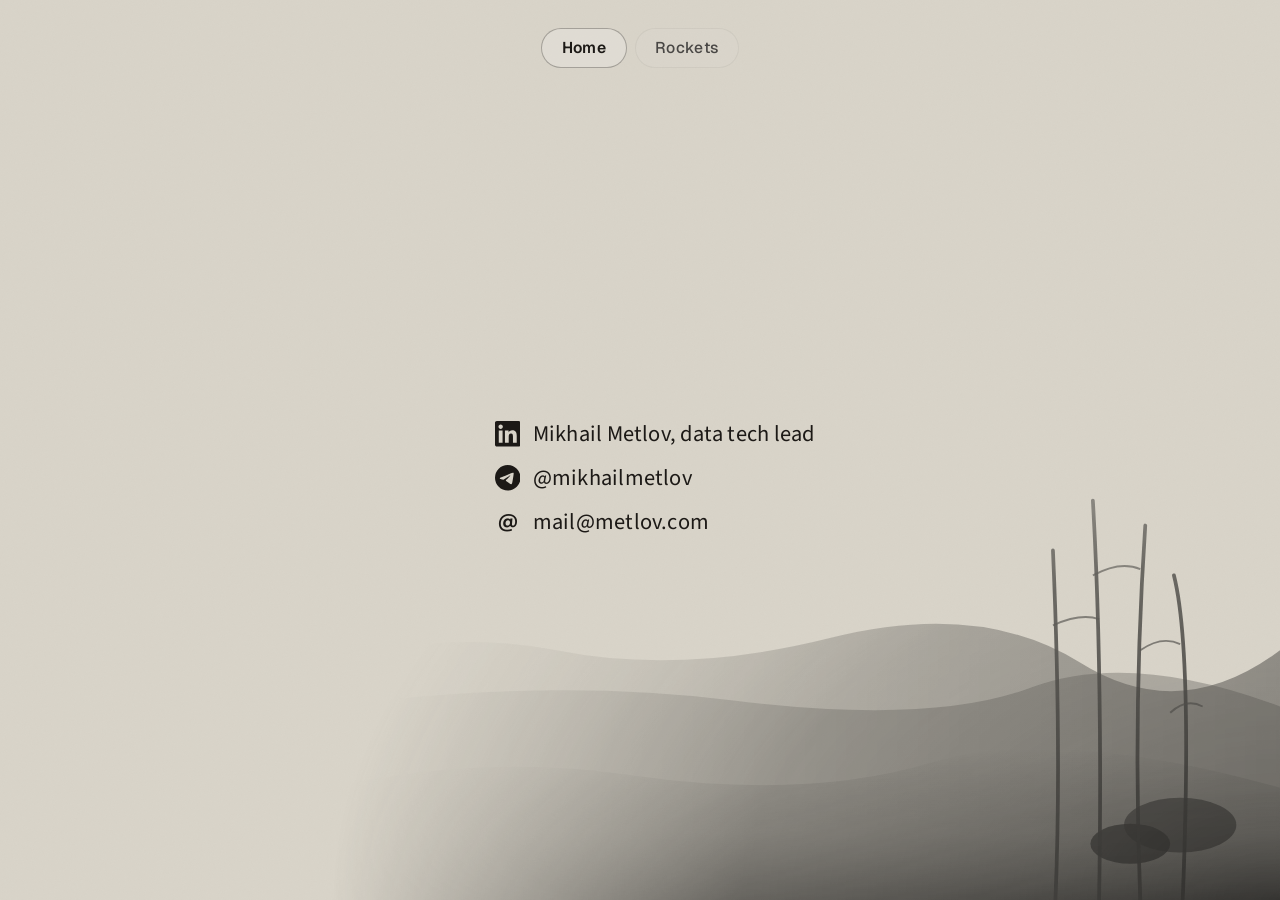
<file: index.html>
<!DOCTYPE html>
<html lang="en">
  <head>
    <meta charset="utf-8" />
    <meta name="viewport" content="width=device-width, initial-scale=1" />
    <title>Mikhail Metlov</title>
    <link rel="preconnect" href="https://fonts.googleapis.com" />
    <link rel="preconnect" href="https://fonts.gstatic.com" crossorigin />
    <link
      href="https://fonts.googleapis.com/css2?family=Geist:wght@400;500;600&display=swap"
      rel="stylesheet"
    />
    <link rel="stylesheet" href="css/styles.css" />
  </head>
  <body>
    <div class="ink-layer" aria-hidden="true"></div>
    <header class="site-header">
      <nav class="site-nav" aria-label="Primary">
        <a class="nav-link nav-link--current" href="/">Home</a>
        <a class="nav-link" href="rockets.html">Rockets</a>
      </nav>
    </header>
    <main class="site-main">
      <div class="contact-block">
        <a
          class="contact-row"
          href="https://il.linkedin.com/in/mikhail-metlov"
          target="_blank"
          rel="noopener noreferrer"
          aria-label="Mikhail Metlov — LinkedIn profile"
        >
          <span class="contact-row__icon" aria-hidden="true">
            <svg class="contact-row__svg" viewBox="0 0 24 24" width="24" height="24" focusable="false">
              <path
                fill="currentColor"
                d="M20.447 20.452h-3.554v-5.569c0-1.328-.027-3.037-1.852-3.037-1.853 0-2.136 1.445-2.136 2.939v5.667H9.351V9h3.414v1.561h.046c.477-.9 1.637-1.85 3.37-1.85 3.601 0 4.267 2.37 4.267 5.455v6.286zM5.337 7.433c-1.144 0-2.063-.926-2.063-2.065 0-1.138.92-2.063 2.063-2.063 1.14 0 2.064.925 2.064 2.063 0 1.139-.925 2.065-2.064 2.065zm1.782 13.019H3.555V9h3.564v11.452zM22.225 0H1.771C.792 0 0 .774 0 1.729v20.542C0 23.227.792 24 1.771 24h20.451C23.2 24 24 23.227 24 22.271V1.729C24 .774 23.2 0 22.222 0h.003z"
              />
            </svg>
          </span>
          <span class="contact-row__text">Mikhail Metlov, data tech lead</span>
        </a>
        <a
          class="contact-row"
          href="https://t.me/mikhailmetlov"
          target="_blank"
          rel="noopener noreferrer"
          aria-label="Telegram: mikhailmetlov"
        >
          <span class="contact-row__icon" aria-hidden="true">
            <svg class="contact-row__svg" viewBox="0 0 24 24" width="24" height="24" focusable="false">
              <path
                fill="currentColor"
                d="M11.944 0A12 12 0 0 0 0 12a12 12 0 0 0 12 12 12 12 0 0 0 12-12A12 12 0 0 0 12 0a12 12 0 0 0-.056 0zm4.962 7.224c.1-.002.321.023.465.14a.506.506 0 0 1 .171.325c.016.093.036.306.02.472-.18 1.898-.962 6.502-1.36 8.627-.168.9-.499 1.201-.82 1.23-.696.065-1.225-.46-1.9-.902-1.056-.693-1.653-1.124-2.678-1.8-1.185-.78-.417-1.211.258-1.91.177-.184 3.247-2.977 3.307-3.23.007-.032.014-.15-.056-.212s-.174-.041-.249-.024c-.106.024-1.793 1.14-5.061 3.345-.48.33-.913.49-1.302.48-.428-.008-1.252-.241-1.865-.44-.752-.245-1.349-.374-1.297-.789.027-.216.325-.437.893-.663 3.498-1.524 5.83-2.529 6.998-3.014 3.332-1.386 4.025-1.627 4.476-1.635z"
              />
            </svg>
          </span>
          <span class="contact-row__text">@mikhailmetlov</span>
        </a>
        <a class="contact-row" href="mailto:mail@metlov.com" aria-label="Email mail@metlov.com">
          <span class="contact-row__icon contact-row__icon--at" aria-hidden="true">@</span>
          <span class="contact-row__text">mail@metlov.com</span>
        </a>
      </div>
    </main>
  </body>
</html>
</file>
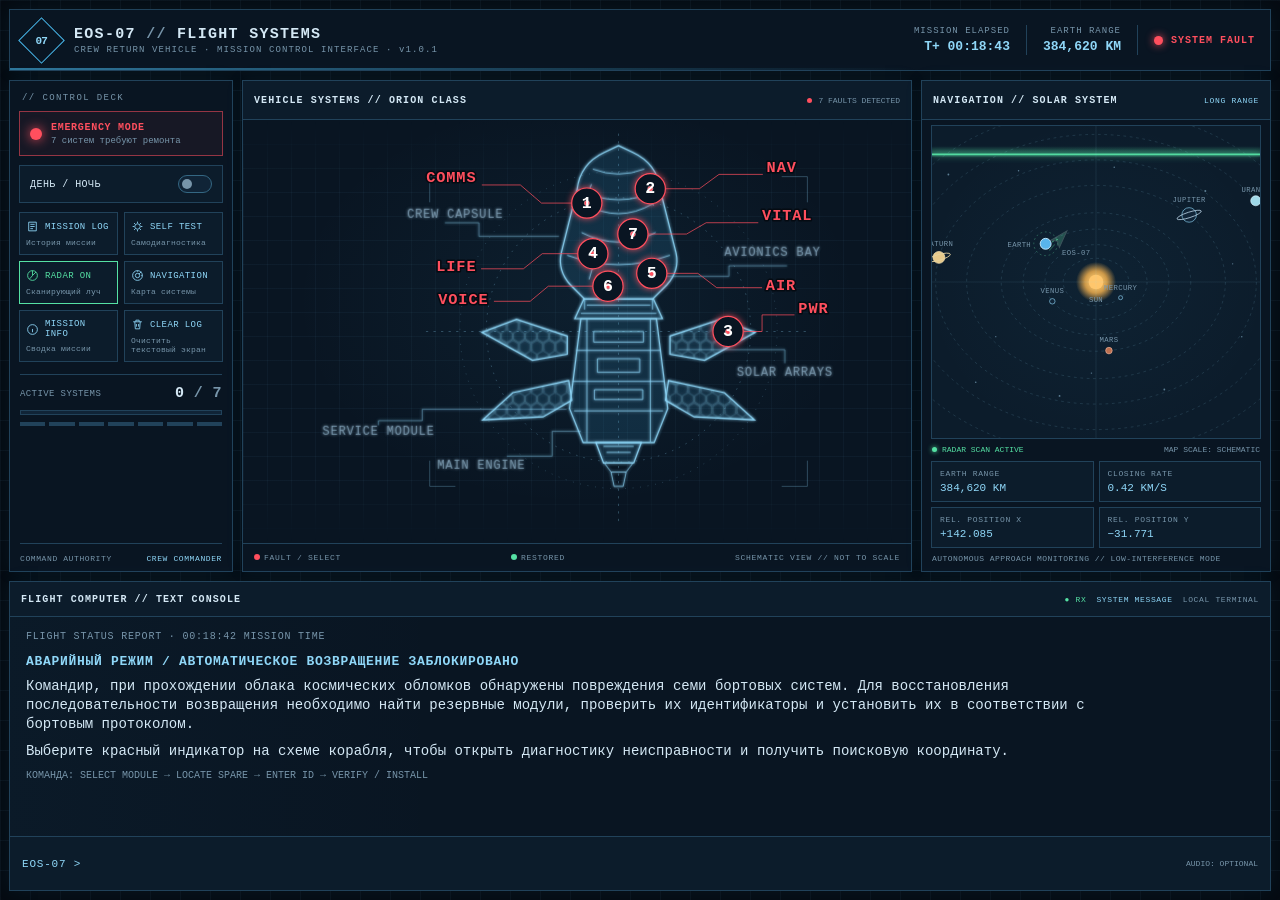
<file: lev/index.html>
<!doctype html>
<html lang="ru" data-theme="night">
<head>
<meta charset="utf-8">
<meta name="viewport" content="width=device-width,initial-scale=1">
<meta name="color-scheme" content="dark light">
<title>EOS-07 // Бортовой компьютер</title>
<style>
:root {
  --bg:#050b12; --panel:#091522; --panel2:#0c1c2b; --panel3:#102437;
  --edge:#21425a; --edge-bright:#346783; --text:#d4e8f5; --muted:#7795aa;
  --cyan:#8fd7f8; --cyan2:#48b8ec; --green:#55e1a4; --red:#ff4f5e; --amber:#ffc36b;
  --shadow:0 0 18px rgba(45,159,213,.075); --grid:rgba(105,170,205,.055);
  --mono: "SFMono-Regular",Consolas,"Liberation Mono",Menlo,monospace;
}
html[data-theme="day"] {
  --bg:#bdcfda; --panel:#dbe7ec; --panel2:#e8f1f5; --panel3:#c9dce6;
  --edge:#7e9eaf; --edge-bright:#4b829e; --text:#123146; --muted:#4b6c7e;
  --cyan:#146b93; --cyan2:#057baa; --green:#087b53; --red:#ba2639; --amber:#986000;
  --shadow:0 0 18px rgba(26,86,117,.08); --grid:rgba(27,91,122,.075);
}
*{box-sizing:border-box}
html,body{margin:0;min-height:100%;width:100%;background:var(--bg);color:var(--text);font-family:var(--mono);}
body{height:100vh;overflow:hidden;background-image:linear-gradient(var(--grid) 1px,transparent 1px),linear-gradient(90deg,var(--grid) 1px,transparent 1px);background-size:30px 30px;}
button,input{font:inherit}
button{color:var(--text);cursor:pointer}
button:disabled{opacity:.38;cursor:not-allowed;filter:saturate(.3)}
button:focus-visible,input:focus-visible,[tabindex]:focus-visible{outline:2px solid var(--cyan2);outline-offset:2px}
[hidden]{display:none!important}
.app{height:100vh;min-height:650px;display:grid;grid-template-rows:62px minmax(320px,1fr) 310px;gap:9px;padding:9px;max-width:1920px;margin:0 auto}
.topbar{display:flex;align-items:center;gap:16px;min-width:0;padding:0 15px;border:1px solid var(--edge);background:var(--panel);box-shadow:var(--shadow);position:relative;overflow:hidden}
.topbar:after{content:"";position:absolute;bottom:0;left:0;height:2px;width:100%;background:linear-gradient(90deg,var(--cyan2),transparent 72%);opacity:.6}
.brand-mark{height:33px;width:33px;display:grid;place-items:center;border:1px solid var(--cyan2);color:var(--cyan);font-weight:bold;font-size:11px;letter-spacing:-1px;flex-shrink:0;transform:rotate(45deg)}
.brand-mark span{transform:rotate(-45deg)}
.brand{min-width:0;display:flex;flex-direction:column;gap:2px}
.brand strong{font-size:15px;letter-spacing:1.3px;white-space:nowrap}
.brand small{font-size:9px;color:var(--muted);letter-spacing:1.1px;white-space:nowrap}
.header-spacer{flex:1}
.header-metric{display:flex;flex-direction:column;gap:3px;text-align:right;white-space:nowrap}
.header-metric span:first-child{font-size:9px;color:var(--muted);letter-spacing:1px}
.header-metric strong{font-size:13px;font-weight:600;color:var(--cyan)}
.header-separator{height:30px;width:1px;background:var(--edge)}
.header-alert{display:flex;align-items:center;gap:8px;color:var(--red);font-size:10px;letter-spacing:1px;font-weight:700;white-space:nowrap}
.led{height:9px;width:9px;border-radius:50%;background:var(--red);box-shadow:0 0 9px var(--red);display:inline-block;flex-shrink:0;animation:blink 1.05s steps(2,end) infinite}
@keyframes blink{50%{opacity:.25;box-shadow:0 0 2px var(--red)}}
.dashboard{display:grid;grid-template-columns:224px minmax(350px,1fr) minmax(294px,350px);gap:9px;min-height:0}
.panel{border:1px solid var(--edge);background:var(--panel);box-shadow:var(--shadow);min-width:0;min-height:0;position:relative;overflow:hidden}
.panel-head{height:39px;display:flex;align-items:center;justify-content:space-between;gap:8px;padding:0 11px;border-bottom:1px solid var(--edge);background:var(--panel2);min-width:0}
.panel-head h2,.panel-head h3{font-size:10px;letter-spacing:1.1px;font-weight:700;margin:0;white-space:nowrap;overflow:hidden;text-overflow:ellipsis}
.panel-head .head-id{font-size:9px;color:var(--muted);white-space:nowrap}
.control-panel{display:flex;flex-direction:column;padding-bottom:8px}
.section-tag{font-size:9px;letter-spacing:1.4px;color:var(--muted);padding:12px 12px 8px}
.alarm-card{margin:0 9px 9px;border:1px solid color-mix(in srgb,var(--red),transparent 46%);background:color-mix(in srgb,var(--red),transparent 94%);padding:10px 10px 9px;display:flex;align-items:center;gap:9px}
.alarm-lamp{width:12px;height:12px;border-radius:50%;background:var(--red);box-shadow:0 0 12px var(--red);animation:blink .85s steps(2,end) infinite;flex-shrink:0}
.alarm-copy{display:flex;flex-direction:column;gap:3px}
.alarm-copy strong{font-size:10px;letter-spacing:.7px;color:var(--red)}
.alarm-copy small{font-size:9px;color:var(--muted)}
.control-switch{margin:0 9px 9px;padding:9px 10px;border:1px solid var(--edge);display:flex;align-items:center;justify-content:space-between;background:var(--panel2);font-size:10px;letter-spacing:.45px}
.switch{width:34px;height:18px;border:1px solid var(--edge-bright);border-radius:10px;background:var(--panel3);position:relative;padding:0;flex-shrink:0}
.switch:before{content:"";position:absolute;top:3px;left:3px;width:10px;height:10px;border-radius:50%;background:var(--muted);transition:.2s}
.switch.active:before{left:19px;background:var(--cyan2);box-shadow:0 0 8px var(--cyan2)}
.button-grid{display:grid;grid-template-columns:1fr 1fr;gap:6px;padding:0 9px}
.ctrl-btn{background:var(--panel2);border:1px solid var(--edge);min-height:42px;padding:7px 6px;display:flex;flex-direction:column;align-items:flex-start;justify-content:center;gap:5px;text-align:left;transition:background .15s,border-color .15s,transform .15s;font-size:9px;letter-spacing:.4px}
.ctrl-btn:hover{border-color:var(--cyan2);background:var(--panel3)}
.ctrl-btn:active{transform:translateY(1px)}
.ctrl-btn .button-top{display:flex;align-items:center;gap:6px;color:var(--cyan)}
.ctrl-btn .button-top svg{width:13px;height:13px;flex-shrink:0}
.ctrl-btn small{font-size:8px;color:var(--muted);letter-spacing:.2px}
.ctrl-btn.active{border-color:var(--green);color:var(--green)}
.ctrl-btn.active .button-top{color:var(--green)}
.progress-block{margin:12px 10px 0;padding-top:10px;border-top:1px solid var(--edge)}
.progress-line{display:flex;align-items:center;justify-content:space-between;gap:5px;font-size:9px;color:var(--muted);letter-spacing:.4px}
.progress-line strong{font-size:15px;color:var(--text);font-weight:600}
.progress-track{height:5px;background:var(--panel3);margin:8px 0 7px;overflow:hidden;border:1px solid var(--edge)}
.progress-fill{height:100%;width:0;background:var(--green);box-shadow:0 0 8px color-mix(in srgb,var(--green),transparent 20%);transition:width .45s ease}
.progress-lamps{display:grid;grid-template-columns:repeat(7,1fr);gap:4px}
.progress-lamps i{height:4px;background:var(--edge);display:block}
.progress-lamps i.on{background:var(--green);box-shadow:0 0 5px color-mix(in srgb,var(--green),transparent 30%)}
.control-footer{margin:auto 10px 0;padding-top:10px;color:var(--muted);font-size:8px;letter-spacing:.6px;display:flex;align-items:center;justify-content:space-between;border-top:1px solid var(--edge);width:calc(100% - 20px)}
.control-footer strong{color:var(--cyan);font-weight:500}
.ship-panel{display:flex;flex-direction:column}
.ship-panel .panel-head{flex-shrink:0}
.status-chip{display:inline-flex;align-items:center;gap:6px;color:var(--muted);font-size:8px;white-space:nowrap}
.status-chip:before{content:"";height:5px;width:5px;border-radius:50%;background:var(--red);display:inline-block}
.status-chip.all-ok{color:var(--green)}.status-chip.all-ok:before{background:var(--green);box-shadow:0 0 7px var(--green)}
.ship-canvas{position:relative;flex:1;min-height:0;overflow:hidden;background:radial-gradient(ellipse at 50% 43%,color-mix(in srgb,var(--cyan2),transparent 94%),transparent 60%)}
.ship-canvas:before{content:"";position:absolute;inset:0;background-image:linear-gradient(var(--grid) 1px,transparent 1px),linear-gradient(90deg,var(--grid) 1px,transparent 1px);background-size:24px 24px;mask-image:linear-gradient(transparent,#000 15%,#000 85%,transparent)}
.ship-svg{position:absolute;width:100%;height:100%;inset:0;overflow:visible}
.ship-structure{stroke:var(--cyan);stroke-width:1.35;fill:color-mix(in srgb,var(--cyan2),transparent 96%);vector-effect:non-scaling-stroke}
.ship-detail{stroke:color-mix(in srgb,var(--cyan),transparent 25%);stroke-width:1;fill:none;vector-effect:non-scaling-stroke}
.ship-fill{fill:color-mix(in srgb,var(--cyan2),transparent 93%);stroke:var(--cyan);stroke-width:1.2;vector-effect:non-scaling-stroke}
.ship-module{cursor:pointer;outline:none}
.ship-module .target-ring{fill:var(--panel);stroke:var(--red);stroke-width:1.6;filter:drop-shadow(0 0 4px color-mix(in srgb,var(--red),transparent 18%));transition:fill .2s,stroke .2s}
.ship-module .target-core{fill:var(--red);stroke:#ffd0d2;stroke-width:.5}
.ship-module .target-number{fill:#fff;font-size:22px;font-weight:700;text-anchor:middle;dominant-baseline:central;pointer-events:none}
.ship-module .leader{stroke:var(--red);stroke-width:1.2;opacity:.78;fill:none;pointer-events:none}
.ship-module .module-label{fill:var(--red);font-size:20.25px;font-weight:700;letter-spacing:1.2px;paint-order:stroke;stroke:var(--bg);stroke-width:4px;stroke-linejoin:round;pointer-events:none}
.ship-module:hover .target-ring,.ship-module:focus .target-ring{stroke:var(--cyan);stroke-width:2.4}
.ship-module.installed .target-ring{stroke:var(--green);filter:drop-shadow(0 0 5px color-mix(in srgb,var(--green),transparent 15%))}
.ship-module.installed .target-core{fill:var(--green);stroke:#dcfff0}
.ship-module.installed .leader{stroke:var(--green)}
.ship-module.installed .module-label{fill:var(--green)}
.ship-module.install-flash .target-ring{animation:installFlash .85s ease-out 1}
@keyframes installFlash{0%{r:20px;stroke-width:1.6;filter:drop-shadow(0 0 1px var(--green))}35%{r:30px;stroke-width:3.2;filter:drop-shadow(0 0 12px var(--green))}100%{r:20px;stroke-width:1.6;filter:drop-shadow(0 0 5px var(--green))}}
.ship-module.selected .target-ring{stroke:var(--amber);stroke-width:2.5}
.ship-module.selected .module-label{fill:var(--amber)}
.selftest-running .ship-module:not(.test-done) .target-ring{stroke:var(--amber);filter:drop-shadow(0 0 6px var(--amber))}
.selftest-running .ship-module:not(.test-done) .target-core{fill:var(--amber)}
.selftest-running .ship-module:not(.test-done) .module-label{fill:var(--amber)}
.selftest-running .ship-module.test-current .target-ring{animation:testPulse .3s linear infinite alternate}
@keyframes testPulse{to{r:26px;stroke-width:3}}
.ship-foot{height:28px;flex-shrink:0;padding:0 11px;display:flex;align-items:center;justify-content:space-between;border-top:1px solid var(--edge);font-size:8px;letter-spacing:.7px;color:var(--muted);gap:8px}
.ship-foot span{white-space:nowrap}
.ship-foot .legend-dot{display:inline-block;width:6px;height:6px;border-radius:50%;background:var(--red);margin-right:4px}
.ship-foot .legend-dot.green{background:var(--green)}
.nav-panel{display:flex;flex-direction:column}
.nav-controls{display:flex;align-items:center;gap:5px}
.nav-view-label{font-size:8px;letter-spacing:.7px;color:var(--cyan)}
.nav-body{position:relative;flex:1;min-height:0;padding:5px 9px 8px;display:flex;flex-direction:column}
.radar-shell{position:relative;flex:1;min-height:160px;overflow:hidden;border:1px solid var(--edge);background:radial-gradient(ellipse at 50% 50%,color-mix(in srgb,var(--cyan2),transparent 96%),transparent 75%),var(--panel2)}
.radar-shell:before{content:"";position:absolute;inset:0;pointer-events:none;z-index:1;background:linear-gradient(0deg,transparent 49.7%,color-mix(in srgb,var(--cyan),transparent 91%) 50%,transparent 50.3%),linear-gradient(90deg,transparent 49.7%,color-mix(in srgb,var(--cyan),transparent 91%) 50%,transparent 50.3%)}
.radar-svg{width:100%;height:100%;display:block}
.orbit{fill:none;stroke:color-mix(in srgb,var(--cyan),transparent 78%);stroke-width:.7;stroke-dasharray:3 4}
html[data-theme="day"] .orbit{stroke:color-mix(in srgb,var(--cyan),transparent 42%)}
html[data-theme="day"] .ship-module .target-number{fill:var(--text)}
.orbit-inner{fill:none;stroke:color-mix(in srgb,var(--cyan),transparent 62%);stroke-width:.7}
.planet-label{font-size:8px;fill:var(--muted);letter-spacing:.4px}
.planet{stroke:var(--cyan);stroke-width:.7;fill:var(--panel3)}
.sun{fill:#ffc66c;filter:drop-shadow(0 0 6px #ffb84f)}
.radar-sweep-beam{stroke:var(--green);stroke-width:2;opacity:.95;filter:drop-shadow(0 0 4px var(--green));pointer-events:none}
.radar-sweep-trail{fill:url(#sweepTrail);pointer-events:none;opacity:.9}
.radar-sweep-group{animation:sweepY 7.4s linear infinite;transform-origin:0 0}
@keyframes sweepY{from{transform:translateY(0)}to{transform:translateY(280px)}}
.radar-off .radar-sweep-group{display:none}
.radar-ship{opacity:.22;transition:opacity .08s linear,filter .08s linear}
.radar-ship.echo-lit{opacity:1;filter:drop-shadow(0 0 7px var(--green))}
.radar-off .radar-ship{opacity:.4;filter:none}
.radar-foot{font-size:8px;color:var(--muted);display:flex;justify-content:space-between;align-items:center;padding:6px 1px 3px;gap:8px}
.radar-live{color:var(--green);display:flex;align-items:center;gap:5px}
.radar-live:before{content:"";height:5px;width:5px;border-radius:50%;background:var(--green);box-shadow:0 0 5px var(--green)}
.telemetry{display:grid;grid-template-columns:1fr 1fr;gap:5px;margin-top:4px}
.telemetry-cell{border:1px solid var(--edge);background:var(--panel2);padding:7px 8px;min-width:0}
.telemetry-cell .key{font-size:8px;color:var(--muted);letter-spacing:.65px;display:block;margin-bottom:4px}
.telemetry-cell .value{font-size:11px;color:var(--cyan);white-space:nowrap;display:block;overflow:hidden;text-overflow:ellipsis}
.approach-shell{position:relative;flex:1;min-height:185px;border:1px solid var(--edge);overflow:hidden;background:radial-gradient(ellipse at 78% 51%,rgba(18,91,150,.18),transparent 55%),var(--panel2)}
.approach-shell svg{width:100%;height:100%;display:block}
.approach-path{fill:none;stroke:var(--cyan2);stroke-width:1.4;stroke-dasharray:3 5;animation:pathDash 2.6s linear infinite}
@keyframes pathDash{to{stroke-dashoffset:-32}}
.approach-tag{position:absolute;top:9px;left:10px;font-size:8px;color:var(--muted);letter-spacing:.7px}
.nav-view{display:flex;flex-direction:column;flex:1;min-height:0}
.nav-view[hidden]{display:none!important}
.landing-scene{position:relative;flex:1;min-height:185px;border:1px solid var(--edge);overflow:hidden;background:radial-gradient(ellipse at 65% 42%,rgba(21,78,128,.22),transparent 45%),#040b14}
.starfield{position:absolute;inset:0;background-image:radial-gradient(1px 1px at 12% 18%,#addffb 40%,transparent 65%),radial-gradient(1px 1px at 55% 12%,#addffb 40%,transparent 65%),radial-gradient(1.5px 1.5px at 77% 21%,#addffb 40%,transparent 65%),radial-gradient(1px 1px at 37% 30%,#addffb 40%,transparent 65%),radial-gradient(1px 1px at 88% 50%,#addffb 40%,transparent 65%),radial-gradient(1px 1px at 16% 66%,#addffb 40%,transparent 65%),radial-gradient(1px 1px at 44% 9%,#addffb 40%,transparent 65%),radial-gradient(1px 1px at 69% 73%,#addffb 40%,transparent 65%);opacity:.8}
.earth-horizon{position:absolute;left:-32%;right:-32%;height:56%;bottom:-43%;border-radius:50% 50% 0 0 / 24% 24% 0 0;background:radial-gradient(ellipse at 50% 0%,#2ca0d1 0%,#12618c 15%,#073052 44%,#031421 76%);border-top:2px solid #4dbbe9;box-shadow:0 -8px 20px rgba(37,165,225,.3)}
.earth-horizon:after{content:"";position:absolute;inset:18% 0 0;background:repeating-linear-gradient(165deg,transparent 0 23px,rgba(63,177,218,.12) 24px 25px,transparent 26px 40px);border-radius:50%}
.earth-tag{position:absolute;bottom:8px;right:10px;color:#65bce9;font-size:8px;letter-spacing:1px;z-index:5}
.atmo-glow{position:absolute;left:-24%;right:-24%;bottom:7%;height:22%;border-top:1px solid rgba(98,207,255,.8);border-radius:50%;box-shadow:0 -10px 21px rgba(45,174,255,.18);opacity:.65}
.capsule-flight{position:absolute;left:14%;top:16%;width:34px;height:43px;z-index:5;transform:rotate(33deg);transform-origin:50% 85%;transition:left 1.4s ease,top 1.4s ease,transform 1.4s ease;filter:drop-shadow(0 0 6px rgba(108,211,255,.36))}
.capsule-flight svg{width:100%;height:100%;overflow:visible}
.heat-plume{position:absolute;left:23%;top:74%;width:55%;height:48%;background:linear-gradient(180deg,#fff7ae 0%,#ff8e4a 35%,rgba(255,50,26,0) 100%);filter:blur(4px);border-radius:50%;transform:rotate(18deg);opacity:0}
.service-module-sep{position:absolute;left:8%;top:10%;width:28px;height:36px;z-index:4;opacity:0;transform:rotate(28deg);pointer-events:none}
.service-module-sep svg{width:100%;height:100%;overflow:visible}
.landing-scene.phase-separation .capsule-flight{left:18%;top:18%;transform:rotate(28deg) scale(.9)}
.landing-scene.phase-separation .service-module-sep{opacity:.95;animation:smSep 2.2s ease-in forwards}
.landing-scene.phase-separation .heat-plume{opacity:0}
@keyframes smSep{0%{left:10%;top:22%;opacity:1;transform:rotate(28deg) scale(.85)}100%{left:-8%;top:8%;opacity:.15;transform:rotate(-12deg) scale(.7)}}
.landing-scene.phase-entry .capsule-flight{animation:entryFlight 3.1s cubic-bezier(.35,.08,.62,.99) forwards}
.landing-scene.phase-entry .heat-plume{opacity:.95;animation:heatFlicker .17s linear infinite alternate}
.landing-scene.phase-entry .service-module-sep{opacity:0}
@keyframes entryFlight{0%{left:12%;top:12%;transform:rotate(30deg) scale(.86)}45%{left:42%;top:34%;transform:rotate(48deg) scale(1.06)}100%{left:66%;top:47%;transform:rotate(75deg) scale(1.14)}}
@keyframes heatFlicker{to{transform:rotate(14deg) scaleX(.82);opacity:.6}}
.parachute-system{position:absolute;left:50%;bottom:calc(100% - 3px);width:60px;height:60px;margin-left:-30px;z-index:4;opacity:0;transform:scale(.1);transform-origin:50% 100%;pointer-events:none}
.parachute-system svg{width:100%;height:100%;display:block;overflow:visible}
.landing-scene.phase-parachutes .capsule-flight{left:65%;top:51%;transform:rotate(0deg) scale(.95)}
.landing-scene.phase-parachutes .heat-plume,.landing-scene.phase-parachutes .service-module-sep{opacity:0}
.landing-scene.phase-parachutes .parachute-system,.landing-scene.phase-splashdown .parachute-system{opacity:1;transform:scale(1);transition:opacity .4s,transform .5s cubic-bezier(.15,1.8,.5,1)}
.landing-scene.phase-splashdown .capsule-flight{left:65%;top:calc(87% - 34px);transform:rotate(0deg) scale(.8)}
.landing-scene.phase-splashdown .parachute-system{opacity:.35;transform:scale(.85)}
.landing-scene.phase-splashdown .service-module-sep{opacity:0}
.splash-rings{position:absolute;left:calc(65% - 23px);top:calc(87% - 9px);width:80px;height:18px;z-index:4;pointer-events:none}
.splash-rings i{position:absolute;inset:0;border:1px solid #73d7ff;border-radius:50%;opacity:0;transform:scale(.1)}
.landing-scene.phase-splashdown .splash-rings i{animation:splash 2.1s ease-out infinite}
.landing-scene.phase-splashdown .splash-rings i:nth-child(2){animation-delay:.7s}
.landing-scene.phase-splashdown .splash-rings i:nth-child(3){animation-delay:1.4s}
@keyframes splash{0%{transform:scale(.1);opacity:1}100%{transform:scale(1.8);opacity:0}}
.landing-label{position:absolute;left:9px;top:9px;z-index:7;display:flex;flex-direction:column;gap:4px;color:#96c9e6;font-size:8px;letter-spacing:.9px}
.landing-label strong{font-size:10px;color:#d8f1ff}
.landing-scene.phase-splashdown .landing-label strong{color:#67efba}
.nav-bottom-note{font-size:8px;color:var(--muted);padding:6px 1px 0;min-height:15px;letter-spacing:.45px}
.console-panel{display:flex;flex-direction:column;min-height:0}
.console-panel .panel-head{height:35px;flex-shrink:0}
.console-status{font-size:8px;color:var(--muted);letter-spacing:.65px;display:flex;gap:10px;align-items:center;white-space:nowrap}
.console-status .rx{color:var(--green)}
.console-status .buffer{color:var(--cyan)}
.console-output{flex:1;min-height:0;overflow:auto;padding:13px 16px 9px;background:linear-gradient(90deg,color-mix(in srgb,var(--cyan2),transparent 97%),transparent 35%);font-size:14px;line-height:1.36;scrollbar-color:var(--edge-bright) transparent;scrollbar-width:thin}
.console-output:empty:after{content:"// DISPLAY BUFFER EMPTY";color:var(--muted);font-size:11px;letter-spacing:1px}
.console-title{font-size:13px;letter-spacing:.7px;color:var(--cyan);margin:0 0 7px;font-weight:700}
.console-subtitle{color:var(--muted);font-size:10px;letter-spacing:.8px;margin-bottom:9px}
.console-copy{margin:0 0 8px;color:var(--text);max-width:1100px}
.console-clue{border-left:2px solid var(--amber);padding:7px 10px;margin:8px 0 2px;background:color-mix(in srgb,var(--amber),transparent 94%);color:var(--text);max-width:1150px}
.console-label{font-size:10px;letter-spacing:.8px;color:var(--amber);margin-bottom:4px}
.console-list{margin:0 0 8px;padding:0 0 0 18px;max-width:1100px}
.console-list li{margin:0 0 3px}
.console-ok{color:var(--green);font-weight:700;letter-spacing:.7px}
.console-error{color:var(--red)}
.log-list{list-style:none;padding:0;margin:3px 0;max-width:1150px}
.log-list li{display:grid;grid-template-columns:76px 1fr;gap:10px;padding:5px 0;border-bottom:1px solid color-mix(in srgb,var(--edge),transparent 35%)}
.log-list time{font-size:9px;color:var(--muted)}
.log-list span{color:var(--text)}
.commandbar{border-top:1px solid var(--edge);min-height:54px;padding:8px 12px;display:flex;align-items:center;gap:9px;background:var(--panel2);flex-shrink:0}
.command-prompt{color:var(--cyan);font-size:11px;letter-spacing:.8px;white-space:nowrap}
.code-input{min-width:120px;max-width:470px;flex:1;background:var(--bg);border:1px solid var(--edge-bright);color:var(--text);padding:10px 12px;outline:none;text-transform:uppercase;font-size:12px;letter-spacing:1px}
.code-input::placeholder{color:var(--muted);text-transform:none;letter-spacing:0}
.action-btn{border:1px solid var(--cyan2);background:color-mix(in srgb,var(--cyan2),transparent 86%);color:var(--cyan);padding:10px 14px;font-size:10px;font-weight:700;letter-spacing:.85px;white-space:nowrap;transition:all .15s}
.action-btn:hover{background:color-mix(in srgb,var(--cyan2),transparent 72%);box-shadow:0 0 12px color-mix(in srgb,var(--cyan2),transparent 70%)}
.action-btn.primary{color:#02140e;background:var(--green);border-color:var(--green);min-width:132px}
.action-btn.primary:hover{background:#8cf3c6;box-shadow:0 0 13px color-mix(in srgb,var(--green),transparent 60%)}
.action-btn.secondary{border-color:var(--edge-bright);color:var(--muted);background:transparent}
.input-feedback{font-size:9px;color:var(--red);min-width:104px;max-width:180px}
.final-link{color:var(--cyan);font-size:13.5px;letter-spacing:.3px;text-decoration:none;border-bottom:1px solid var(--edge-bright);padding-bottom:2px;white-space:nowrap}
.final-link:hover{color:var(--green);border-color:var(--green)}
.final-task{border:2px solid var(--amber);padding:9px 12px;margin:16px 0 4px;background:color-mix(in srgb,var(--amber),transparent 86%);color:var(--text);max-width:1150px;box-shadow:0 0 16px color-mix(in srgb,var(--amber),transparent 65%);animation:finalTaskPulse 2.4s ease-in-out infinite}
.final-task strong{color:var(--amber)}
.final-task-label{font-size:11px;font-weight:700;letter-spacing:1.2px;color:var(--amber);margin-bottom:5px}
@keyframes finalTaskPulse{50%{box-shadow:0 0 26px color-mix(in srgb,var(--amber),transparent 45%)}}
.sound-note{font-size:8px;color:var(--muted);margin-left:auto;white-space:nowrap}
@media (max-width:1100px){
 .app{grid-template-rows:57px minmax(300px,1fr) 300px;padding:7px;gap:7px}
 .dashboard{grid-template-columns:200px minmax(300px,1fr) minmax(255px,300px);gap:7px}
 .topbar{gap:10px;padding:0 10px}.brand strong{font-size:13px}.header-metric strong{font-size:11px}
 .ctrl-btn{min-height:39px}.ship-foot{font-size:7px}.console-output{font-size:11px}
}
@media (max-height:740px) and (min-width:801px){
 .app{min-height:600px;grid-template-rows:53px minmax(280px,1fr) 270px;gap:6px;padding:6px}
 .panel-head{height:34px}.console-output{padding:9px 14px;font-size:11px}.commandbar{min-height:48px;padding:6px 10px}.ctrl-btn{min-height:35px}.section-tag{padding-top:8px;padding-bottom:6px}.progress-block{margin-top:7px;padding-top:7px}
}
@media (max-width:800px){
 body{height:auto;min-height:100vh;overflow:auto}
 .app{height:auto;min-height:100vh;grid-template-rows:56px auto 300px;padding:6px}
 .header-metric,.header-separator{display:none}.header-alert{margin-left:auto;font-size:9px}
 .dashboard{grid-template-columns:minmax(0,1fr);grid-template-rows:auto 460px 360px;min-height:0}
 .control-panel{display:grid;grid-template-columns:1fr 1fr;align-content:start;padding-bottom:8px}
 .control-panel>.panel-spanning{grid-column:1/-1}.section-tag{padding-top:9px}.alarm-card{margin-bottom:8px}.control-switch{margin-bottom:8px}.button-grid{align-self:start}.progress-block{margin-top:0;padding-top:7px;border-top:0}.control-footer{margin-top:8px}
 .console-output{font-size:11px}.commandbar{flex-wrap:wrap}.code-input{max-width:none}.sound-note{display:none}.ship-panel{min-height:460px}.nav-panel{min-height:360px}
}
@media (max-width:480px){
 .brand-mark{height:27px;width:27px}.brand strong{font-size:11px}.brand small{font-size:7px}.header-alert{font-size:8px;gap:5px}
 .dashboard{grid-template-rows:auto 410px 320px}.control-panel{grid-template-columns:1fr}.control-panel>.panel-spanning{grid-column:auto}.button-grid{grid-template-columns:repeat(3,1fr)}.ctrl-btn{min-height:43px}.progress-block{margin:8px 10px 0;border-top:1px solid var(--edge);padding-top:8px}.control-footer{margin-top:8px}
 .ship-panel{min-height:410px}.nav-panel{min-height:320px}.console-panel{min-height:260px}.console-output{padding:9px;font-size:10px}.log-list li{grid-template-columns:60px 1fr;gap:6px}.commandbar{gap:6px}.command-prompt{display:none}.action-btn{padding:9px 10px;font-size:9px}.input-feedback{max-width:100%;flex-basis:100%}
}
@media (prefers-reduced-motion:reduce){*,*:before,*:after{animation-duration:.01ms!important;animation-iteration-count:1!important;scroll-behavior:auto!important;transition-duration:.01ms!important}}
</style>
</head>
<body>
<div class="app" id="app">
  <header class="topbar">
    <div class="brand-mark" aria-hidden="true"><span>07</span></div>
    <div class="brand"><strong>EOS-07 <span style="color:var(--muted)">//</span> FLIGHT SYSTEMS</strong><small>CREW RETURN VEHICLE · MISSION CONTROL INTERFACE · v1.0.1</small></div>
    <div class="header-spacer"></div>
    <div class="header-metric"><span>MISSION ELAPSED</span><strong id="missionClock">T+ 00:18:42</strong></div>
    <div class="header-separator"></div>
    <div class="header-metric"><span>EARTH RANGE</span><strong id="topRange">384,620 KM</strong></div>
    <div class="header-separator"></div>
    <div class="header-alert" id="headerAlert"><span class="led" id="headerLed"></span><span id="headerAlertText">SYSTEM FAULT</span></div>
  </header>

  <main class="dashboard">
    <aside class="panel control-panel" aria-label="Панель управления">
      <div class="section-tag panel-spanning">// CONTROL DECK</div>
      <div class="alarm-card panel-spanning" id="alarmCard"><span class="alarm-lamp" id="alarmLamp"></span><div class="alarm-copy"><strong id="alarmTitle">EMERGENCY MODE</strong><small id="alarmSubtitle">7 систем требуют ремонта</small></div></div>
      <div class="control-switch panel-spanning"><span>ДЕНЬ / НОЧЬ</span><button class="switch" id="themeSwitch" aria-label="Переключить день и ночь" aria-pressed="false"></button></div>
      <div class="button-grid panel-spanning">
        <button class="ctrl-btn" id="missionLogBtn"><span class="button-top"><svg viewBox="0 0 24 24" fill="none" stroke="currentColor" stroke-width="1.6"><path d="M5 4h14v16H5zM8 8h8M8 12h8M8 16h5"/></svg>MISSION LOG</span><small>История миссии</small></button>
        <button class="ctrl-btn" id="selfTestBtn"><span class="button-top"><svg viewBox="0 0 24 24" fill="none" stroke="currentColor" stroke-width="1.6"><path d="M12 3v3M12 18v3M3 12h3M18 12h3M5.6 5.6l2.1 2.1M16.3 16.3l2.1 2.1M18.4 5.6l-2.1 2.1M7.7 16.3l-2.1 2.1"/><circle cx="12" cy="12" r="5"/></svg>SELF TEST</span><small>Самодиагностика</small></button>
        <button class="ctrl-btn active" id="radarBtn"><span class="button-top"><svg viewBox="0 0 24 24" fill="none" stroke="currentColor" stroke-width="1.6"><circle cx="12" cy="12" r="9"/><path d="M12 3v9l6.5-6.5M12 12l-5 6"/></svg><span id="radarBtnLabel">RADAR ON</span></span><small>Сканирующий луч</small></button>
        <button class="ctrl-btn" id="navigationBtn"><span class="button-top"><svg viewBox="0 0 24 24" fill="none" stroke="currentColor" stroke-width="1.6"><circle cx="12" cy="12" r="9"/><circle cx="12" cy="12" r="4"/><path d="M14.8 9.2 19 5M12 3v2M21 12h-2"/></svg>NAVIGATION</span><small id="navigationBtnSub">Карта системы</small></button>
        <button class="ctrl-btn panel-spanning" id="missionInfoBtn"><span class="button-top"><svg viewBox="0 0 24 24" fill="none" stroke="currentColor" stroke-width="1.6"><circle cx="12" cy="12" r="9"/><path d="M12 11v6M12 8h.01"/></svg>MISSION INFO</span><small>Сводка миссии</small></button>
        <button class="ctrl-btn panel-spanning" id="clearLogBtn"><span class="button-top"><svg viewBox="0 0 24 24" fill="none" stroke="currentColor" stroke-width="1.6"><path d="M4 7h16M9 7V4h6v3M7 7l1 13h8l1-13M10 11v5M14 11v5"/></svg>CLEAR LOG</span><small>Очистить текстовый экран</small></button>
      </div>
      <div class="progress-block panel-spanning">
        <div class="progress-line"><span>ACTIVE SYSTEMS</span><strong><span id="activeCount">0</span><span style="color:var(--muted)"> / 7</span></strong></div>
        <div class="progress-track"><div class="progress-fill" id="progressFill"></div></div>
        <div class="progress-lamps" id="progressLamps" aria-label="Прогресс ремонта"><i></i><i></i><i></i><i></i><i></i><i></i><i></i></div>
      </div>
      <div class="control-footer panel-spanning"><span>COMMAND AUTHORITY</span><strong>CREW COMMANDER</strong></div>
    </aside>

    <section class="panel ship-panel" aria-label="Схема корабля">
      <div class="panel-head"><h2>VEHICLE SYSTEMS // ORION CLASS</h2><span class="status-chip" id="shipStatus">7 FAULTS DETECTED</span></div>
      <div class="ship-canvas" id="shipCanvas">
        <svg class="ship-svg" id="shipSvg" viewBox="-110 0 710 560" role="img" aria-label="Схема капсулы экипажа и сервисного модуля; нажмите на красный модуль для диагностики">
          <defs>
            <linearGradient id="metal" x1="0" y1="0" x2="1" y2="1"><stop offset="0" stop-color="#8fd7f8" stop-opacity=".17"/><stop offset="1" stop-color="#48b8ec" stop-opacity=".015"/></linearGradient>
            <linearGradient id="panelGrid" x1="0" y1="0" x2="1" y2="0"><stop offset="0" stop-color="#8fd7f8" stop-opacity=".015"/><stop offset=".5" stop-color="#8fd7f8" stop-opacity=".12"/><stop offset="1" stop-color="#8fd7f8" stop-opacity=".015"/></linearGradient>
            <pattern id="honeycomb" width="16" height="27.71" patternUnits="userSpaceOnUse">
              <path d="M8 .7L15.2 4.86V13.18L8 17.34L.8 13.18V4.86Z M16 14.56L23.2 18.72V27.04L16 31.2L8.8 27.04V18.72Z M0 14.56L7.2 18.72V27.04L0 31.2L-7.2 27.04V18.72Z" fill="none" stroke="var(--cyan)" stroke-width=".55" stroke-opacity=".55"/>
            </pattern>
            <clipPath id="arrayClip">
              <path d="M232 286L165 264L119 281L186 318L232 310Z"/>
              <path d="M368 286L435 264L481 281L414 318L368 310Z"/>
              <path d="M234 345L160 361L120 397L200 393L238 371Z"/>
              <path d="M366 345L440 361L480 397L400 393L362 371Z"/>
            </clipPath>
            <filter id="shipGlow"><feGaussianBlur stdDeviation="2.2" result="b"/><feMerge><feMergeNode in="b"/><feMergeNode in="SourceGraphic"/></feMerge></filter>
          </defs>
          <g class="ship-detail" opacity=".5">
            <path d="M300 18V535" stroke-dasharray="3 7"/><path d="M45 280H555" stroke-dasharray="3 7"/>
            <circle cx="300" cy="278" r="210" stroke-dasharray="1 9"/><circle cx="300" cy="278" r="175" stroke-dasharray="2 8"/>
            <path d="M50 75h34M50 75v34M550 75h-34M550 75v34M50 485h34M50 485v-34M550 485h-34M550 485v-34"/>
          </g>
          <g id="shipModel" filter="url(#shipGlow)">
            <!-- Crew capsule -->
            <path class="ship-fill" d="M245 92 Q249 58 281 43 L300 34 L319 43 Q351 58 355 92 L376 176 Q381 199 364 218 L345 237 L255 237 L236 218 Q219 199 224 176Z" fill="url(#metal)"/>
            <path class="ship-detail" d="M245 92Q300 119 355 92M232 179Q300 204 368 179M255 237L255 251M345 237L345 251"/>
            <path class="ship-detail" d="M266 65Q300 78 334 65M255 111Q300 137 345 111M251 149Q300 174 349 149"/>
            <path class="ship-detail" d="M264 85l-10 28M336 85l10 28M267 190l-6 21M333 190l6 21"/>
            <path class="ship-fill" d="M254 237H346L358 263H242Z"/>
            <path class="ship-detail" d="M258 245H342M250 256H350"/>
            <!-- Service module -->
            <path class="ship-fill" d="M250 263H350L365 382L347 427H253L235 382Z" fill="url(#metal)"/>
            <path class="ship-detail" d="M244 305H356M239 346H361M241 385H359M258 264V426M342 264V426"/>
            <path class="ship-detail" d="M267 280h66v14h-66zM272 316h56v18h-56zM268 357h64v13h-64z"/>
            <!-- Solar arrays -->
            <path class="ship-fill" d="M232 286L165 264L119 281L186 318L232 310Z"/>
            <path class="ship-fill" d="M368 286L435 264L481 281L414 318L368 310Z"/>
            <path class="ship-fill" d="M234 345L160 361L120 397L200 393L238 371Z"/>
            <path class="ship-fill" d="M366 345L440 361L480 397L400 393L362 371Z"/>
            <g clip-path="url(#arrayClip)"><rect x="90" y="250" width="420" height="170" fill="url(#honeycomb)"/></g>
            <!-- Engine and adapter -->
            <path class="ship-fill" d="M270 427H330L320 454H280Z"/>
            <path class="ship-detail" d="M281 454L290 466H310L319 454M290 466L294 485H306L310 466"/>
            <path class="ship-detail" d="M280 432h40M284 440h32"/>
            <!-- Structural callouts -->
            <g class="ship-detail" opacity=".75"><path d="M221 154H115M115 154v-18H70M379 304H520V322M231 383H40V398H-18V404M352 207H446V193H523"/><path d="M250 412H212V445H152"/></g>
            <g fill="var(--muted)" font-family="var(--mono)" font-size="16" letter-spacing="1"><text x="20" y="129">CREW CAPSULE</text><text x="520" y="338" text-anchor="middle">SOLAR ARRAYS</text><text x="-18" y="416" text-anchor="middle">SERVICE MODULE</text><text x="440" y="180">AVIONICS BAY</text><text x="60" y="462">MAIN ENGINE</text></g>
          </g>
          <!-- Clickable system fault markers -->
          <g class="ship-module" data-module="comms" role="button" tabindex="0" aria-label="Коммуникационный модуль связи COMMS">
            <path class="leader" d="M258 110H198L170 86H119"/><circle class="target-ring" cx="258" cy="110" r="20"/><circle class="target-core" cx="258" cy="110" r="3.4"/><text class="target-number" x="258" y="110">1</text><text class="module-label" x="112" y="82" text-anchor="end">COMMS</text>
          </g>
          <g class="ship-module" data-module="nav" role="button" tabindex="0" aria-label="Линза навигационной системы NAV">
            <path class="leader" d="M342 91H407L433 72H491"/><circle class="target-ring" cx="342" cy="91" r="20"/><circle class="target-core" cx="342" cy="91" r="3.4"/><text class="target-number" x="342" y="91">2</text><text class="module-label" x="496" y="69">NAV</text>
          </g>
          <g class="ship-module" data-module="power" role="button" tabindex="0" aria-label="Запасной блок электропитания PWR">
            <path class="leader" d="M445 280H490V258H533"/><circle class="target-ring" cx="445" cy="280" r="20"/><circle class="target-core" cx="445" cy="280" r="3.4"/><text class="target-number" x="445" y="280">3</text><text class="module-label" x="538" y="255">PWR</text>
          </g>
          <g class="ship-module" data-module="life" role="button" tabindex="0" aria-label="Воздушный фильтр системы жизнеобеспечения LIFE">
            <path class="leader" d="M266 177H199L174 197H118"/><circle class="target-ring" cx="266" cy="177" r="20"/><circle class="target-core" cx="266" cy="177" r="3.4"/><text class="target-number" x="266" y="177">4</text><text class="module-label" x="112" y="200" text-anchor="end">LIFE</text>
          </g>
          <g class="ship-module" data-module="air" role="button" tabindex="0" aria-label="Управляющий модуль подачи воздуха AIR">
            <path class="leader" d="M344 203H405L430 222H490"/><circle class="target-ring" cx="344" cy="203" r="20"/><circle class="target-core" cx="344" cy="203" r="3.4"/><text class="target-number" x="344" y="203">5</text><text class="module-label" x="495" y="225">AIR</text>
          </g>
          <g class="ship-module" data-module="voice" role="button" tabindex="0" aria-label="Система голосового управления VOICE">
            <path class="leader" d="M286 220H207L183 240H135"/><circle class="target-ring" cx="286" cy="220" r="20"/><circle class="target-core" cx="286" cy="220" r="3.4"/><text class="target-number" x="286" y="220">6</text><text class="module-label" x="128" y="243" text-anchor="end">VOICE</text>
          </g>
          <g class="ship-module" data-module="vital" role="button" tabindex="0" aria-label="Система контроля жизненных показателей VITAL">
            <path class="leader" d="M319 151H390L416 136H485"/><circle class="target-ring" cx="319" cy="151" r="20"/><circle class="target-core" cx="319" cy="151" r="3.4"/><text class="target-number" x="319" y="151">7</text><text class="module-label" x="490" y="133">VITAL</text>
          </g>
        </svg>
      </div>
      <div class="ship-foot"><span><i class="legend-dot"></i>FAULT / SELECT</span><span><i class="legend-dot green"></i>RESTORED</span><span>SCHEMATIC VIEW // NOT TO SCALE</span></div>
    </section>

    <section class="panel nav-panel" aria-label="Навигационная система">
      <div class="panel-head"><h2 id="navHeading">NAVIGATION // SOLAR SYSTEM</h2><span class="nav-view-label" id="navModeTag">LONG RANGE</span></div>
      <div class="nav-body">
        <div class="nav-view" id="systemView">
          <div class="radar-shell" id="radarShell">
            <svg class="radar-svg" viewBox="0 0 360 280" preserveAspectRatio="xMidYMid meet" role="img" aria-label="Схематичная карта Солнечной системы с орбитами планет и кораблём рядом с Землёй">
              <defs>
                <radialGradient id="sunGlow"><stop offset="0" stop-color="#ffe7a0"/><stop offset=".55" stop-color="#ffb84f" stop-opacity=".75"/><stop offset="1" stop-color="#ffb84f" stop-opacity="0"/></radialGradient>
                <linearGradient id="sweepTrail" x1="0" y1="0" x2="0" y2="1"><stop offset="0" stop-color="#55e1a4" stop-opacity="0"/><stop offset=".75" stop-color="#55e1a4" stop-opacity=".4"/><stop offset="1" stop-color="#55e1a4" stop-opacity=".15"/></linearGradient>
              </defs>
              <g opacity=".5" fill="#acdffc"><circle cx="18" cy="22" r="1"/><circle cx="48" cy="250" r=".9"/><circle cx="95" cy="18" r=".8"/><circle cx="140" cy="265" r="1"/><circle cx="200" cy="14" r=".8"/><circle cx="255" cy="258" r="1"/><circle cx="300" cy="40" r="1.1"/><circle cx="340" cy="200" r=".8"/><circle cx="330" cy="120" r=".7"/><circle cx="175" cy="240" r=".8"/><circle cx="70" cy="200" r=".7"/></g>
              <!-- Sun at center (180,140). Periods follow orbital order: Mercury 60s, Venus 150s, Earth 240s, Mars 450s, Jupiter 48min, Saturn 2h. -->
              <path id="orbitMercury" class="orbit" d="M216 140A36 26 0 1 1 144 140A36 26 0 1 1 216 140"/>
              <path id="orbitVenus" class="orbit" d="M236 140A56 41 0 1 1 124 140A56 41 0 1 1 236 140"/>
              <path id="orbitEarth" class="orbit" d="M260 140A80 58 0 1 1 100 140A80 58 0 1 1 260 140"/>
              <path id="orbitMars" class="orbit" d="M284 140A104 76 0 1 1 76 140A104 76 0 1 1 284 140"/>
              <path id="orbitJupiter" class="orbit" d="M322 140A142 106 0 1 1 38 140A142 106 0 1 1 322 140"/>
              <path id="orbitSaturn" class="orbit" d="M356 140A176 134 0 1 1 4 140A176 134 0 1 1 356 140"/>
              <path id="orbitUranus" class="orbit" d="M390 140A210 162 0 1 1 -30 140A210 162 0 1 1 390 140"/>
              <path id="orbitPluto" class="orbit" d="M424 140A244 190 0 1 1 -64 140A244 190 0 1 1 424 140"/>
              <circle cx="180" cy="140" r="22" fill="url(#sunGlow)"/><circle class="sun" cx="180" cy="140" r="8"/><text class="planet-label" x="180" y="162" text-anchor="middle">SUN</text>
              <g>
                <animateMotion dur="60s" begin="-5s" repeatCount="indefinite"><mpath href="#orbitMercury"/></animateMotion>
                <circle class="planet" r="2.2"/><text class="planet-label" y="-8" text-anchor="middle">MERCURY</text>
              </g>
              <g>
                <animateMotion dur="150s" begin="-62.5s" repeatCount="indefinite"><mpath href="#orbitVenus"/></animateMotion>
                <circle class="planet" r="3"/><text class="planet-label" y="-9" text-anchor="middle">VENUS</text>
              </g>
              <g>
                <animateMotion dur="450s" begin="-100s" repeatCount="indefinite"><mpath href="#orbitMars"/></animateMotion>
                <circle r="3.6" fill="#bd7050" stroke="#f2b7a0" stroke-width=".7"/><text class="planet-label" y="-9" text-anchor="middle">MARS</text>
              </g>
              <g>
                <animateMotion dur="2880s" begin="-2560s" repeatCount="indefinite"><mpath href="#orbitJupiter"/></animateMotion>
                <circle class="planet" r="8"/><ellipse rx="14" ry="3" fill="none" stroke="#a9c2d4" stroke-width=".9" transform="rotate(-18)"/><text class="planet-label" y="-14" text-anchor="middle">JUPITER</text>
              </g>
              <g>
                <animateMotion dur="7200s" begin="-3800s" repeatCount="indefinite"><mpath href="#orbitSaturn"/></animateMotion>
                <circle r="6.5" fill="#e6c98a" stroke="#f4e2b4" stroke-width=".8"/><ellipse rx="13" ry="3.2" fill="none" stroke="#e6d3a0" stroke-width=".9" transform="rotate(-16)"/><text class="planet-label" y="-12" text-anchor="middle">SATURN</text>
              </g>
              <g>
                <animateMotion dur="18000s" begin="-16500s" repeatCount="indefinite"><mpath href="#orbitUranus"/></animateMotion>
                <circle r="5.5" fill="#9fd8e8" stroke="#dff6ff" stroke-width=".7"/><text class="planet-label" y="-10" text-anchor="middle">URANUS</text>
              </g>
              <g>
                <animateMotion dur="43200s" begin="-2400s" repeatCount="indefinite"><mpath href="#orbitPluto"/></animateMotion>
                <circle class="planet" r="2.4"/><text class="planet-label" y="-8" text-anchor="middle">PLUTO</text>
              </g>
              <!-- Earth and EOS-07 share one motion path, so the ship stays beside Earth -->
              <g>
                <animateMotion dur="240s" begin="-146.7s" repeatCount="indefinite"><mpath href="#orbitEarth"/></animateMotion>
                <circle r="6" fill="#58b4ec" stroke="#c7edff" stroke-width="1"/>
                <circle r="13" fill="none" stroke="#70ffb8" stroke-width=".7" stroke-dasharray="2 3" opacity=".45"/>
                <text class="planet-label" x="-16" y="4" text-anchor="end">EARTH</text>
                <line x1="7" y1="-2" x2="14" y2="-5" stroke="#70ffb8" stroke-width=".8" stroke-dasharray="2 3" opacity=".8"/>
                <g class="radar-ship" transform="translate(16 -6) rotate(42)"><path d="M0 -11L6 8L0 4.5L-6 8Z" fill="#70ffb8" stroke="#e0fff0" stroke-width="1.1"/><path d="M0 9L0 18" stroke="#70ffb8" stroke-width="1.3"/></g>
                <text class="planet-label" x="18" y="12" fill="#70ffb8">EOS-07</text>
              </g>
              <g class="radar-sweep-group" id="radarSweep">
                <rect class="radar-sweep-trail" x="0" y="-9" width="360" height="12"/>
                <line class="radar-sweep-beam" x1="0" y1="0" x2="360" y2="0"/>
              </g>
            </svg>
          </div>
          <div class="radar-foot"><span class="radar-live" id="radarLive">RADAR SCAN ACTIVE</span><span>MAP SCALE: SCHEMATIC</span></div>
        </div>
        <div class="nav-view" id="approachView" hidden>
          <div class="approach-shell">
            <span class="approach-tag">EARTH APPROACH // RETURN TRAJECTORY</span>
            <svg viewBox="0 0 340 270" role="img" aria-label="Земля и пунктирная траектория входа корабля в атмосферу">
              <defs><radialGradient id="earthFill" cx="34%" cy="28%"><stop offset="0" stop-color="#83dbff"/><stop offset=".45" stop-color="#267db5"/><stop offset="1" stop-color="#092646"/></radialGradient><radialGradient id="earthAtmos"><stop offset="0" stop-color="#64ccff" stop-opacity="0"/><stop offset=".8" stop-color="#55c8ff" stop-opacity=".02"/><stop offset="1" stop-color="#55c8ff" stop-opacity=".27"/></radialGradient></defs>
              <g fill="#b9e7fb" opacity=".55"><circle cx="20" cy="33" r="1"/><circle cx="55" cy="75" r="1.1"/><circle cx="100" cy="38" r=".8"/><circle cx="137" cy="58" r=".8"/><circle cx="46" cy="170" r="1"/><circle cx="154" cy="218" r=".7"/><circle cx="191" cy="29" r="1"/></g>
              <circle cx="258" cy="139" r="91" fill="url(#earthAtmos)"/><circle cx="258" cy="139" r="73" fill="url(#earthFill)" stroke="#67ccf4" stroke-width="1.2"/>
              <path d="M216 91l20 9 8 18-10 10 4 14-17 13-10-18-13-8 2-20zM268 82l17 9 9 17-11 10-4 22-12 3-7-17-15-7 2-18zM278 149l18 6 7 18-13 17-19-7-7-16z" fill="#6ebd91" opacity=".82"/>
              <ellipse cx="258" cy="139" rx="73" ry="22" fill="none" stroke="#8bdcff" stroke-width=".6" opacity=".3"/><ellipse cx="258" cy="139" rx="29" ry="73" fill="none" stroke="#8bdcff" stroke-width=".6" opacity=".25"/>
              <path class="approach-path" d="M20 45 Q84 8 119 63 T168 103 Q198 130 214 143 T252 157"/>
              <g transform="translate(171 113) rotate(47)"><path d="M0 -12L6 9L0 5L-6 9Z" fill="#8fe6ff" stroke="#effcff" stroke-width="1"/><circle cx="0" cy="0" r="16" fill="none" stroke="#8fe6ff" stroke-dasharray="2 4" opacity=".65"/></g>
              <path d="M174 127L211 147" stroke="#8fe6ff" stroke-width=".8" stroke-dasharray="2 3"/>
              <text x="16" y="245" fill="var(--muted)" font-size="8" letter-spacing="1">ENTRY CORRIDOR</text><text x="233" y="229" fill="#8bdcff" font-size="9" letter-spacing="1">EARTH</text>
            </svg>
          </div>
          <div class="radar-foot"><span class="radar-live">TRAJECTORY SOLUTION LOCKED</span><span>ENTRY PATH: NOMINAL</span></div>
        </div>
        <div class="nav-view" id="landingView" hidden>
          <div class="landing-scene" id="landingScene">
            <div class="starfield"></div><div class="atmo-glow"></div><div class="earth-horizon"></div>
            <div class="landing-label"><span id="landingStageText">RETURN SEQUENCE STANDBY</span><strong id="landingStageCode">WAITING FOR COMMAND</strong></div>
            <div class="service-module-sep" id="serviceModuleSep" aria-hidden="true"><svg viewBox="0 0 28 40"><rect x="4" y="2" width="20" height="28" rx="2" fill="#6a8a9c" stroke="#c5e4f4" stroke-width="1"/><path d="M8 8h12M8 14h12M8 20h12" stroke="#9fc4d8" stroke-width=".8"/><path d="M10 30h8l-2 6h-4z" fill="#5a7382" stroke="#c5e4f4" stroke-width=".8"/></svg></div>
            <div class="capsule-flight"><div class="heat-plume"></div><svg viewBox="0 0 40 52" aria-label="Капсула Orion"><path d="M20 2Q29 7 31 20L36 36L29 44H11L4 36L9 20Q11 7 20 2Z" fill="#d9e8ee" stroke="#ffffff" stroke-width="1.2"/><path d="M9 20Q20 27 31 20M7 34Q20 40 33 34" fill="none" stroke="#6f9aad" stroke-width="1.2"/><path d="M12 44h16l-3 5H15Z" fill="#ffab61" stroke="#fff0cf" stroke-width=".8"/></svg><div class="parachute-system" aria-hidden="true"><svg viewBox="0 0 60 60"><path d="M30 60L4 22M30 60L17 24M30 60L30 24M30 60L43 24M30 60L56 22" stroke="#cbdce8" stroke-width=".9" fill="none"/><path d="M3 22Q4 2 30 2Q56 2 57 22Q50 19 43 24Q37 20 30 24Q23 20 17 24Q10 19 3 22Z" fill="#d8eaf4" stroke="#f4fbff" stroke-width=".8"/><path d="M17 24Q16 6 30 2Q22 8 30 24M43 24Q44 6 30 2Q38 8 30 24" fill="#e14d52" stroke="#f4fbff" stroke-width=".5"/></svg></div></div>
            <div class="splash-rings"><i></i><i></i><i></i></div><div class="earth-tag">EARTH // PACIFIC RECOVERY ZONE</div>
          </div>
          <div class="radar-foot"><span class="radar-live" id="landingLive">ENTRY SEQUENCE ARMED</span><span id="landingStageRight">STANDBY</span></div>
        </div>
        <div class="nav-view" id="completeView" hidden>
          <div class="landing-scene phase-splashdown" id="completeScene"><div class="starfield"></div><div class="atmo-glow"></div><div class="earth-horizon"></div><div class="landing-label"><span>MISSION STATUS</span><strong>SAFE SPLASHDOWN CONFIRMED</strong></div><div class="capsule-flight"><svg viewBox="0 0 40 52"><path d="M20 2Q29 7 31 20L36 36L29 44H11L4 36L9 20Q11 7 20 2Z" fill="#d9e8ee" stroke="#ffffff" stroke-width="1.2"/><path d="M9 20Q20 27 31 20M7 34Q20 40 33 34" fill="none" stroke="#6f9aad" stroke-width="1.2"/></svg></div><div class="splash-rings"><i></i><i></i><i></i></div><div class="earth-tag">CREW MODULE // RECOVERED</div></div>
          <div class="radar-foot"><span class="radar-live">ALL SYSTEMS NOMINAL</span><span>MISSION COMPLETE</span></div>
        </div>
        <div class="telemetry" id="telemetry">
          <div class="telemetry-cell"><span class="key">EARTH RANGE</span><span class="value" id="rangeValue">384,620 KM</span></div>
          <div class="telemetry-cell"><span class="key">CLOSING RATE</span><span class="value" id="speedValue">0.42 KM/S</span></div>
          <div class="telemetry-cell"><span class="key">REL. POSITION X</span><span class="value" id="coordX">+142.083</span></div>
          <div class="telemetry-cell"><span class="key">REL. POSITION Y</span><span class="value" id="coordY">−031.772</span></div>
        </div>
        <div class="nav-bottom-note" id="navNote">AUTONOMOUS APPROACH MONITORING // LOW-INTERFERENCE MODE</div>
      </div>
    </section>
  </main>

  <section class="panel console-panel" aria-label="Текстовый экран бортового компьютера">
    <div class="panel-head"><h2>FLIGHT COMPUTER // TEXT CONSOLE</h2><div class="console-status"><span class="rx">● RX</span><span class="buffer" id="screenTag">BUFFER READY</span><span>LOCAL TERMINAL</span></div></div>
    <div class="console-output" id="consoleOutput" aria-live="polite"></div>
    <form class="commandbar" id="commandForm" autocomplete="off">
      <span class="command-prompt" id="commandPrompt">EOS-07 &gt;</span>
      <input class="code-input" id="codeInput" type="text" placeholder="Введите идентификатор модуля..." aria-label="Идентификатор запасного модуля" hidden>
      <button class="action-btn" id="verifyBtn" type="submit" hidden>VERIFY / INSTALL</button>
      <span class="input-feedback" id="inputFeedback" aria-live="polite"></span>
      <button class="action-btn primary" id="activateBtn" type="button" hidden>АКТИВИРОВАТЬ</button>
      <span class="sound-note" id="soundNote">AUDIO: OPTIONAL</span>
    </form>
  </section>
</div>
<script>
(() => {
  'use strict';
  const $ = (sel) => document.querySelector(sel);
  const $$ = (sel) => Array.from(document.querySelectorAll(sel));
  const modules = [
    {
      id:'comms', number:'01', short:'COMMS', code:'КОМ-418',
      title:'Коммуникационный модуль связи с Центром управления полётами',
      issue:'Основной коммуникационный блок повреждён: Центр управления полётами не принимает телеметрию с корабля.',
      clue:'Резервный коммуникационный модуль спрятан за главным большим монитором жилого модуля.'
    },
    {
      id:'nav', number:'02', short:'NAV', code:'НАВ-527',
      title:'Линза навигационной системы',
      issue:'Оптический канал навигации потерял точность. Система больше не может надёжно уточнять ориентацию корабля.',
      clue:'Найдите сменную линзу на монтажной полке под большим телескопом у перехода на нижний жилой модуль.'
    },
    {
      id:'power', number:'03', short:'PWR', code:'РЭМ-306',
      title:'Запасной блок электропитания',
      issue:'Резервный контур питания разомкнут. Запаса энергии недостаточно для последовательности возвращения.',
      clue:'Блок находится в хранилище с квадратными ячейками в спальном отсеке младшего экипажа. Вычислите координаты: ряд сверху вниз = (10 / 2 − 9 / 3); столбец слева направо = (9 × 9 − 8 × 10).'
    },
    {
      id:'life', number:'04', short:'LIFE', code:'ЖИЗ-842',
      title:'Воздушный фильтр системы жизнеобеспечения',
      issue:'Основной фильтр воздушного контура повреждён. Качество циркуляции воздуха ниже допустимого уровня.',
      clue:'Основной фильтр повреждён. Для аварийной замены извлеките резервный фильтр из робота-уборщика в жилом модуле. Выключите устройство, откройте верхнюю сервисную крышку и достаньте фильтр из контейнера. Инструменты не требуются.'
    },
    {
      id:'air', number:'05', short:'AIR', code:'ВОЗ-695',
      title:'Управляющий модуль системы подачи воздуха',
      issue:'Система подачи воздуха не принимает команды. Автоматическая регулировка потока недоступна.',
      clue:'Резервный пульт управления закреплён на стене в капитанском спальном отсеке.'
    },
    {
      id:'voice', number:'06', short:'VOICE', code:'ГОЛОС-173',
      title:'Система голосового управления экипажем',
      issue:'Голосовой канал отключён. Некоторые команды экипажу приходится передавать вручную.',
      clue:'Резервная станция голосового управления находится в отсеке сортировки отходов жилого модуля.'
    },
    {
      id:'vital', number:'07', short:'VITAL', code:'ЗДОР-254',
      title:'Система контроля жизненных показателей экипажа',
      issue:'Медицинский канал не получает контрольные значения. Перед возвращением необходимо восстановить проверку состояния экипажа.',
      clue:'Резервный диагностический прибор находится рядом с системой 3D-печати в техническом отсеке.'
    }
  ];
  const state = {
    installed:new Set(), selected:null, radarOn:true, theme:'night', navMode:'system',
    missionSeconds:18*60+42, range:384620, closingRate:0.42, relX:142.083, relY:-31.772,
    history:[], selfTest:false, landing:false, landingComplete:false, bufferId:0
  };
  const moduleNodes = new Map($$('.ship-module').map(node => [node.dataset.module,node]));
  const output = $('#consoleOutput');
  const input = $('#codeInput');
  const verifyBtn = $('#verifyBtn');
  const activateBtn = $('#activateBtn');
  const feedback = $('#inputFeedback');
  const progressLamps = $$('#progressLamps i');
  const clockEl = $('#missionClock');
  let audioCtx = null;
  let testTimers = [];

  function esc(s){return String(s).replace(/[&<>"']/g,c=>({'&':'&amp;','<':'&lt;','>':'&gt;','"':'&quot;',"'":'&#39;'}[c]));}
  function clockString(seconds){
    const h=Math.floor(seconds/3600), m=Math.floor((seconds%3600)/60), s=seconds%60;
    return `T+ ${String(h).padStart(2,'0')}:${String(m).padStart(2,'0')}:${String(s).padStart(2,'0')}`;
  }
  function missionStamp(){
    const s=state.missionSeconds, h=Math.floor(s/3600),m=Math.floor((s%3600)/60),sec=s%60;
    return `${String(h).padStart(2,'0')}:${String(m).padStart(2,'0')}:${String(sec).padStart(2,'0')}`;
  }
  function fmtRange(n){return Math.max(0,Math.round(n)).toLocaleString('en-US')+' KM';}
  function playTone(freq=520,duration=.065){
    try{
      const AudioContextClass=window.AudioContext||window.webkitAudioContext;
      if(!AudioContextClass)return;
      if(!audioCtx)audioCtx=new AudioContextClass();
      if(audioCtx.state==='suspended')audioCtx.resume();
      const osc=audioCtx.createOscillator(), gain=audioCtx.createGain();
      osc.type='sine';osc.frequency.value=freq;gain.gain.setValueAtTime(.035,audioCtx.currentTime);gain.gain.exponentialRampToValueAtTime(.001,audioCtx.currentTime+duration);
      osc.connect(gain);gain.connect(audioCtx.destination);osc.start();osc.stop(audioCtx.currentTime+duration);
    }catch(_e){}
  }
  function remember(text){state.history.push({time:missionStamp(),text});}
  function hideInput(){
    input.hidden=true;verifyBtn.hidden=true;input.value='';feedback.textContent='';state.selected=null;
    $$('.ship-module').forEach(n=>n.classList.remove('selected'));
    activateBtn.hidden=!(allInstalled()&&!state.landing&&!state.landingComplete);
    
  }
  function setConsole(html, tag='BUFFER READY', showInput=false){
    state.bufferId++;output.innerHTML=html;output.scrollTop=0;$('#screenTag').textContent=tag;
    if(!showInput){hideInput();}
    else{
      input.hidden=false;verifyBtn.hidden=false;activateBtn.hidden=true;
      feedback.textContent='';setTimeout(()=>input.focus(),0);
    }
  }
  function showWelcome(){
    setConsole(`<div class="console-subtitle">FLIGHT STATUS REPORT · ${missionStamp()} MISSION TIME</div><div class="console-title">АВАРИЙНЫЙ РЕЖИМ / АВТОМАТИЧЕСКОЕ ВОЗВРАЩЕНИЕ ЗАБЛОКИРОВАНО</div><p class="console-copy">Командир, при прохождении облака космических обломков обнаружены повреждения семи бортовых систем. Для восстановления последовательности возвращения необходимо найти резервные модули, проверить их идентификаторы и установить их в соответствии с бортовым протоколом.</p><p class="console-copy">Выберите красный индикатор на схеме корабля, чтобы открыть диагностику неисправности и получить поисковую координату.</p><p class="console-copy" style="color:var(--muted);font-size:10px">КОМАНДА: SELECT MODULE → LOCATE SPARE → ENTER ID → VERIFY / INSTALL</p>`, 'SYSTEM MESSAGE');
  }
  function showModule(mod){
    if(state.landing||state.landingComplete)return;
    state.selected=mod.id;
    $$('.ship-module').forEach(n=>n.classList.toggle('selected',n.dataset.module===mod.id));
    if(state.installed.has(mod.id)){
      setConsole(`<div class="console-subtitle">SYSTEM REPORT · ${mod.short} · ${missionStamp()}</div><div class="console-title">${esc(mod.title)}</div><p class="console-ok">✓ МОДУЛЬ УСТАНОВЛЕН. СИСТЕМА РАБОТАЕТ НОРМАЛЬНО.</p><p class="console-copy">Серийный идентификатор принят. Диагностика завершена без замечаний.</p>`, 'MODULE NOMINAL');
      playTone(740,.05);return;
    }
    input.value='';
    const html=`<div class="console-subtitle">DIAGNOSTIC REPORT · SYS-${mod.number} · ${missionStamp()}</div><div class="console-title">${esc(mod.title)}</div><p class="console-copy"><span style="color:var(--red)">FAULT DETECTED:</span> ${esc(mod.issue)}</p><div class="console-clue"><div class="console-label">ПОИСКОВАЯ КООРДИНАТА / FIELD REPAIR</div>${esc(mod.clue)}</div><p class="console-copy" style="font-size:9px;color:var(--muted);margin-top:8px">После обнаружения резервного блока введите его идентификатор с маркировки.</p>`;
    setConsole(html,'DIAGNOSTIC ACTIVE',true);
  }
  function updateModuleVisuals(){
    modules.forEach(mod=>{
      const node=moduleNodes.get(mod.id);if(!node)return;
      const installed=state.installed.has(mod.id);
      node.classList.toggle('installed',installed);
      node.setAttribute('aria-label',`${mod.title}${installed?' — установлено':' — повреждено'}`);
    });
    const count=state.installed.size;
    $('#activeCount').textContent=count;
    $('#progressFill').style.width=`${count/modules.length*100}%`;
    progressLamps.forEach((lamp,i)=>lamp.classList.toggle('on',i<count));
    if(count===modules.length){
      $('#shipStatus').textContent='ALL SYSTEMS NOMINAL';$('#shipStatus').classList.add('all-ok');
      $('#alarmTitle').textContent='SYSTEMS RESTORED';$('#alarmTitle').style.color='var(--green)';$('#alarmCard').style.borderColor='var(--green)';$('#alarmCard').style.background='color-mix(in srgb,var(--green),transparent 94%)';$('#alarmSubtitle').textContent='Все 7 систем работают';
      $('#alarmLamp').style.background='var(--green)';$('#alarmLamp').style.boxShadow='0 0 10px var(--green)';$('#alarmLamp').style.animation='none';
      $('#headerLed').style.background='var(--green)';$('#headerLed').style.boxShadow='0 0 9px var(--green)';$('#headerLed').style.animation='none';
      $('#headerAlertText').textContent='SYSTEMS NOMINAL';$('#headerAlertText').style.color='var(--green)';
    }else{
      $('#shipStatus').textContent=`${modules.length-count} FAULTS DETECTED`;$('#shipStatus').classList.remove('all-ok');
      $('#alarmTitle').textContent='EMERGENCY MODE';$('#alarmTitle').style.color='var(--red)';$('#alarmCard').style.borderColor='color-mix(in srgb,var(--red),transparent 46%)';$('#alarmCard').style.background='color-mix(in srgb,var(--red),transparent 94%)';$('#alarmSubtitle').textContent=`${modules.length-count} систем требуют ремонта`;
      $('#alarmLamp').style.background='var(--red)';$('#alarmLamp').style.boxShadow='0 0 12px var(--red)';$('#alarmLamp').style.animation='';
      $('#headerLed').style.background='var(--red)';$('#headerLed').style.boxShadow='0 0 9px var(--red)';$('#headerLed').style.animation='';
      $('#headerAlertText').textContent='SYSTEM FAULT';$('#headerAlertText').style.color='var(--red)';
    }
    activateBtn.hidden=!(allInstalled()&&!state.landing&&!state.landingComplete);
    
  }
  function allInstalled(){return state.installed.size===modules.length;}
  function verifyCode(event){
    event?.preventDefault();
    if(!state.selected)return;
    const mod=modules.find(m=>m.id===state.selected);if(!mod)return;
    const latinToCyrillic={A:'А',B:'В',C:'С',E:'Е',H:'Н',K:'К',M:'М',O:'О',P:'Р',T:'Т',X:'Х',Y:'У'};
    const answer=input.value.trim().toUpperCase().replace(/\s+/g,'').replace(/[–—]/g,'-').replace(/[ABCEHKMOPTXY]/g,c=>latinToCyrillic[c]);
    if(answer!==mod.code){feedback.textContent='ИДЕНТИФИКАТОР НЕ ПРИНЯТ. ПРОВЕРЬТЕ МАРКИРОВКУ.';playTone(210,.11);input.select();return;}
    state.installed.add(mod.id);remember(`Модуль ${mod.short} (${mod.code}) установлен. Система восстановлена.`);
    updateModuleVisuals();const installedNode=moduleNodes.get(mod.id);installedNode?.classList.add('install-flash');setTimeout(()=>installedNode?.classList.remove('install-flash'),1000);hideInput();
    if(allInstalled()){
      remember('Все семь систем восстановлены. Ожидается подтверждение командира для запуска последовательности возвращения.');
      setConsole(`<div class="console-subtitle">INSTALLATION CONFIRMED · ${missionStamp()}</div><div class="console-ok">✓ МОДУЛЬ УСПЕШНО УСТАНОВЛЕН</div><p class="console-copy">Идентификатор <strong>${esc(mod.code)}</strong> подтверждён. Система восстановлена. Прогресс миссии: 7 / 7.</p><div class="console-title" style="margin-top:12px">ВСЕ СИСТЕМЫ ВОССТАНОВЛЕНЫ</div><p class="console-copy">Диагностика завершена. Все семь модулей работают нормально. Подготовка к входу в атмосферу подтверждена.</p><p class="console-copy">Для запуска автоматической последовательности возвращения подтвердите команду командира.</p>`, 'READY FOR RETURN');
      activateBtn.hidden=false;
    }else{
      setConsole(`<div class="console-subtitle">INSTALLATION CONFIRMED · ${missionStamp()}</div><div class="console-ok">✓ МОДУЛЬ УСПЕШНО УСТАНОВЛЕН</div><div class="console-title">${esc(mod.title)}</div><p class="console-copy">Идентификатор <strong>${esc(mod.code)}</strong> подтверждён. Система восстановлена. Прогресс миссии: ${state.installed.size} / 7.</p><p class="console-copy" style="color:var(--muted);font-size:10px">Выберите следующий красный индикатор на схеме.</p>`, 'INSTALLATION OK');
    }
    playTone(660,.07);setTimeout(()=>playTone(880,.09),90);
  }
  function showMissionInfo(){
    setConsole(`<div class="console-subtitle">MISSION BRIEF · ${missionStamp()}</div><div class="console-title">МИССИЯ EOS-07</div><p class="console-copy"><strong>Период миссии:</strong> 10–13 октября 2026 года</p><p class="console-copy"><strong>Тип миссии:</strong> пилотируемый полёт с возвращением на Землю</p><p class="console-copy"><strong>Статус:</strong> <span style="color:var(--red)">Возвращение на Землю, АВАРИЙНЫЙ РЕЖИМ</span></p><div class="console-title">СОСТАВ ЭКИПАЖА</div><ul class="console-list"><li><strong>Командир корабля:</strong> Лев</li><li><strong>Старший экипаж:</strong> Галина, Михаил</li><li><strong>Младший экипаж:</strong> Марк</li></ul><div class="console-title">ЦЕЛИ МИССИИ</div><p class="console-copy">Миссия EOS-07 выполняет исследовательский полёт в окололунном пространстве с последующим возвращением экипажа на Землю.</p><p class="console-copy">Основные задачи миссии:</p><ol class="console-list"><li>Провести исследование окололунного пространства и проверить бортовые системы корабля.</li><li>Обеспечить непрерывную связь с Центром управления полётами.</li><li>Поддерживать штатную работу систем навигации, электропитания и жизнеобеспечения.</li><li>Выполнить безопасное возвращение экипажа на Землю и посадку капсулы.</li></ol><div class="console-title">АВАРИЙНОЕ СОБЫТИЕ</div><p class="console-copy">13 октября 2026 года, во время возвращения на Землю, корабль EOS-07 прошёл через область космических обломков. Несколько фрагментов столкнулись с внешними элементами корабля, вызвав повреждения семи бортовых систем.</p><p class="console-copy">Автоматическая последовательность возвращения приостановлена. Связь, навигация, электропитание и системы жизнеобеспечения требуют проверки и восстановления.</p>`, 'MISSION INFO');
    $('#missionInfoBtn').classList.add('active');setTimeout(()=>$('#missionInfoBtn').classList.remove('active'),700);playTone(430,.045);
  }
  function showMissionLog(){
    const entries=state.history.map(e=>`<li><time>T+${esc(e.time)}</time><span>${esc(e.text)}</span></li>`).join('');
    setConsole(`<div class="console-subtitle">MISSION EVENT RECORDER · ${state.history.length} ENTRIES</div><div class="console-title">БОРТОВОЙ ЖУРНАЛ МИССИИ EOS-07</div><ul class="log-list">${entries||'<li><time>—</time><span>Нет записей.</span></li>'}</ul>`, 'MISSION LOG');
    $('#missionLogBtn').classList.add('active');setTimeout(()=>$('#missionLogBtn').classList.remove('active'),700);playTone(430,.045);
  }
  function clearConsole(){setConsole('','BUFFER EMPTY');playTone(330,.045);}
  function runSelfTest(){
    if(state.selfTest||state.landing||state.landingComplete)return;
    state.selfTest=true;testTimers.forEach(clearTimeout);testTimers=[];
    const svg=$('#shipSvg');svg.classList.add('selftest-running');
    const nodes=modules.map(m=>moduleNodes.get(m.id));nodes.forEach(n=>{n.classList.remove('test-done','test-current');});
    setConsole(`<div class="console-subtitle">BUILT-IN TEST EQUIPMENT · ${missionStamp()}</div><div class="console-title">ВЫПОЛНЯЕТСЯ САМОПРОВЕРКА БОРТОВЫХ СИСТЕМ</div><p class="console-copy">Индикаторы последовательно тестируются. Оранжевый — проверка; красный — неисправность; зелёный — система восстановлена.</p><p class="console-copy" id="testProgress" style="color:var(--amber)">TEST STEP 0 / 7...</p>`, 'SELF TEST RUNNING');
    const progressNode=()=>$('#testProgress');
    nodes.forEach((node,i)=>{
      if(i===0)node.classList.add('test-current');
      testTimers.push(setTimeout(()=>{
        node.classList.remove('test-current');node.classList.add('test-done');
        if(state.installed.has(modules[i].id))node.classList.add('installed');else node.classList.remove('installed');
        if(i+1<nodes.length)nodes[i+1].classList.add('test-current');
        if(progressNode())progressNode().textContent=`TEST STEP ${i+1} / 7 — ${modules[i].short}: ${state.installed.has(modules[i].id)?'NOMINAL':'FAULT'}`;
        playTone(state.installed.has(modules[i].id)?620:270,.035);
      },(i+1)*420));
    });
    testTimers.push(setTimeout(()=>{
      svg.classList.remove('selftest-running');nodes.forEach(n=>n.classList.remove('test-done','test-current'));state.selfTest=false;updateModuleVisuals();
      setConsole(`<div class="console-subtitle">BUILT-IN TEST EQUIPMENT · ${missionStamp()}</div><div class="console-title">САМОПРОВЕРКА ЗАВЕРШЕНА</div><p class="console-copy">Активных систем: <span style="color:var(--green)">${state.installed.size}</span> / 7.</p><p class="console-copy">Неисправных систем: <span style="color:var(--red)">${7-state.installed.size}</span>.</p><p class="console-copy" style="color:var(--muted);font-size:10px">Самопроверка не изменяет состояние модулей.</p>`, 'SELF TEST COMPLETE');
    },nodes.length*420+550));
  }
  function setTheme(){
    state.theme=state.theme==='night'?'day':'night';document.documentElement.dataset.theme=state.theme;
    const active=state.theme==='day';$('#themeSwitch').classList.toggle('active',active);$('#themeSwitch').setAttribute('aria-pressed',String(active));
    playTone(active?560:440,.045);
  }
  function setRadar(){
    state.radarOn=!state.radarOn;$('#radarShell').classList.toggle('radar-off',!state.radarOn);$('#radarBtn').classList.toggle('active',state.radarOn);$('#radarBtnLabel').textContent=`RADAR ${state.radarOn?'ON':'OFF'}`;$('#radarLive').textContent=state.radarOn?'RADAR SCAN ACTIVE':'RADAR SCAN PAUSED';
    if(state.navMode==='approach'){$('#navNote').textContent=state.radarOn?'TRAJECTORY SOLUTION LOCKED // ACTIVE TRACKING':'TRAJECTORY SOLUTION LOCKED // PASSIVE DISPLAY';}
    else $('#navNote').textContent=state.radarOn?'AUTONOMOUS APPROACH MONITORING // LOW-INTERFERENCE MODE':'RADAR PAUSED // STATIC ORBIT MAP';
    playTone(state.radarOn?510:310,.04);
  }
  function setNavigation(mode){
    if(state.landing||state.landingComplete)return;
    state.navMode=mode;
    $('#systemView').hidden=mode!=='system';$('#approachView').hidden=mode!=='approach';
    $('#navHeading').textContent=mode==='system'?'NAVIGATION // SOLAR SYSTEM':'NAVIGATION // EARTH APPROACH';
    $('#navModeTag').textContent=mode==='system'?'LONG RANGE':'FINAL APPROACH';
    $('#navigationBtnSub').textContent=mode==='system'?'Карта системы':'Сближение с Землёй';
    $('#navigationBtn').classList.toggle('active',mode==='approach');
    $('#navNote').textContent=mode==='system'?'AUTONOMOUS APPROACH MONITORING // LOW-INTERFERENCE MODE':(state.radarOn?'TRAJECTORY SOLUTION LOCKED // ACTIVE TRACKING':'TRAJECTORY SOLUTION LOCKED // PASSIVE DISPLAY');
    playTone(mode==='approach'?590:450,.045);
  }
  function showLandingText(title,body,tag='ENTRY SEQUENCE'){
    setConsole(`<div class="console-subtitle">RETURN OPERATIONS · ${missionStamp()}</div><div class="console-title">${esc(title)}</div><p class="console-copy">${esc(body)}</p>`,tag);
  }
  function activateLanding(){
    if(!allInstalled()||state.landing||state.landingComplete)return;
    state.landing=true;state.navMode='landing';
    $('#systemView').hidden=true;$('#approachView').hidden=true;$('#landingView').hidden=false;$('#completeView').hidden=true;$('#telemetry').hidden=true;
    $('#navHeading').textContent='RETURN SEQUENCE // ENTRY';$('#navModeTag').textContent='AUTOMATIC';$('#navigationBtn').disabled=true;$('#radarBtn').disabled=true;$('#selfTestBtn').disabled=true;
    $('#landingScene').className='landing-scene phase-separation';$('#landingStageText').textContent='SERVICE MODULE SEPARATION';$('#landingStageCode').textContent='SEQUENCE 01 / 04';$('#landingLive').textContent='SEQUENCE RUNNING';$('#landingStageRight').textContent='SEPARATION';
    activateBtn.hidden=true;hideInput();playTone(440,.1);
    showLandingText('ОТДЕЛЕНИЕ СЕРВИСНОГО МОДУЛЯ','Сервисный модуль отделён. Капсула экипажа начинает автоматическую последовательность возвращения.','RETURN SEQUENCE ACTIVE');
    remember('Командир активировал автоматическую последовательность возвращения.');
    setTimeout(()=>{
      $('#landingScene').className='landing-scene phase-entry';$('#landingStageText').textContent='ATMOSPHERIC ENTRY';$('#landingStageCode').textContent='SEQUENCE 02 / 04';$('#landingStageRight').textContent='HEAT SHIELD ACTIVE';
      showLandingText('ВХОД В АТМОСФЕРУ','Капсула вошла в атмосферу. Теплозащитный экран принимает основную тепловую нагрузку.','ATMOSPHERIC ENTRY');playTone(520,.08);
    },2400);
    setTimeout(()=>{
      $('#landingScene').className='landing-scene phase-parachutes';$('#landingStageText').textContent='PARACHUTE DEPLOYMENT';$('#landingStageCode').textContent='SEQUENCE 03 / 04';$('#landingStageRight').textContent='DESCENT RATE NOMINAL';
      showLandingText('РАСКРЫТИЕ ПАРАШЮТОВ','Система парашютов раскрыта. Скорость снижается, капсула стабилизирована для приводнения.','DESCENT / PARACHUTE');playTone(700,.09);
    },5600);
    setTimeout(()=>{
      $('#landingScene').className='landing-scene phase-splashdown';$('#landingStageText').textContent='SPLASHDOWN';$('#landingStageCode').textContent='SEQUENCE 04 / 04';$('#landingStageRight').textContent='CONTACT WITH OCEAN';
      showLandingText('ПРИВОДНЕНИЕ ПОДТВЕРЖДЕНО','Капсула коснулась поверхности океана. Первичные датчики не обнаружили критических отклонений.','SPLASHDOWN CONFIRMED');playTone(810,.09);
    },8500);
    setTimeout(()=>{
      state.landing=false;state.landingComplete=true;$('#landingView').hidden=true;$('#completeView').hidden=false;$('#navHeading').textContent='MISSION COMPLETE // RECOVERY';$('#navModeTag').textContent='SAFE';$('#landingStageRight').textContent='SAFE';
      $('#navigationBtn').disabled=true;$('#radarBtn').disabled=true;$('#selfTestBtn').disabled=true;$('#headerAlertText').textContent='MISSION COMPLETE';$('#headerAlertText').style.color='var(--green)';$('#headerLed').style.background='var(--green)';$('#headerLed').style.boxShadow='0 0 10px var(--green)';$('#headerLed').style.animation='none';$('#alarmTitle').textContent='CREW SAFE';$('#alarmTitle').style.color='var(--green)';$('#alarmCard').style.borderColor='var(--green)';$('#alarmCard').style.background='color-mix(in srgb,var(--green),transparent 94%)';$('#alarmSubtitle').textContent='Миссия успешно завершена';
      remember('Приводнение подтверждено. Капсула доставлена в зону восстановления. Экипаж в безопасности.');
      setConsole(`<div class="console-subtitle">MISSION REPORT · ${missionStamp()}</div><div class="console-ok">МИССИЯ EOS-07 УСПЕШНО ЗАВЕРШЕНА</div><div class="console-title">КАПСУЛА ВЕРНУЛАСЬ НА ЗЕМЛЮ</div><p class="console-copy">Все семь бортовых систем восстановлены. Вход в атмосферу и приводнение прошли штатно. Экипаж в безопасности.</p><p class="console-copy"><a class="final-link" href="https://www.youtube.com/watch?v=UziDHB5d4-4" target="_blank" rel="noopener noreferrer">▶ Просмотреть реальное видео приземления ↗</a></p><div class="final-task"><div class="final-task-label">ПОСЛЕДНЯЯ ЗАДАЧА / CARGO SEARCH</div>Бортовой компьютер обнаружил неучтённый грузовой контейнер. Последние координаты: <strong>капитанский спальный отсек</strong>. Проверьте пространство под самой большой кроватью.</div>`, 'MISSION COMPLETE');
      activateBtn.hidden=true;playTone(880,.16);
    },11200);
  }
  function updateTelemetry(){
    state.missionSeconds++;
    state.range=Math.max(12500,state.range-.42);
    state.closingRate=Math.min(1.85,state.closingRate+0.00008);
    state.relX+=.0017;state.relY+=.0011;
    clockEl.textContent=clockString(state.missionSeconds);
    $('#topRange').textContent=fmtRange(state.range);
    $('#rangeValue').textContent=fmtRange(state.range);
    $('#speedValue').textContent=state.closingRate.toFixed(2)+' KM/S';
    $('#coordX').textContent='+'+state.relX.toFixed(3);
    $('#coordY').textContent=(state.relY<0?'−':'+')+Math.abs(state.relY).toFixed(3);
  }

  $$('.ship-module').forEach(node=>{
    const open=()=>{const mod=modules.find(m=>m.id===node.dataset.module);if(mod)showModule(mod);};
    node.addEventListener('click',open);
    node.addEventListener('keydown',e=>{if(e.key==='Enter'||e.key===' '){e.preventDefault();open();}});
  });
  $('#commandForm').addEventListener('submit',verifyCode);
  $('#themeSwitch').addEventListener('click',setTheme);
  $('#missionLogBtn').addEventListener('click',showMissionLog);
  $('#missionInfoBtn').addEventListener('click',showMissionInfo);
  $('#clearLogBtn').addEventListener('click',clearConsole);
  $('#selfTestBtn').addEventListener('click',runSelfTest);
  $('#radarBtn').addEventListener('click',setRadar);
  $('#navigationBtn').addEventListener('click',()=>setNavigation(state.navMode==='system'?'approach':'system'));
  activateBtn.addEventListener('click',activateLanding);

  // Light the ship only while the scan line crosses it. The ship moves, so a fixed keyframe would miss.
  function trackRadarEcho(){
    const ship=document.querySelector('.radar-ship');
    const beam=document.querySelector('.radar-sweep-beam');
    if(ship&&beam&&state.radarOn&&state.navMode==='system'){
      const shipBox=ship.getBoundingClientRect();
      const beamBox=beam.getBoundingClientRect();
      const shipY=shipBox.top+shipBox.height*0.4;
      ship.classList.toggle('echo-lit',shipBox.width>0&&Math.abs(shipY-beamBox.top)<6);
    }else if(ship){
      ship.classList.remove('echo-lit');
    }
    requestAnimationFrame(trackRadarEcho);
  }
  requestAnimationFrame(trackRadarEcho);

  remember('Обнаружено повреждение семи бортовых систем после прохождения облака космических обломков. Автоматическое возвращение заблокировано.');
  remember('Командиру выданы полномочия на аварийный ремонт систем EOS-07.');
  const installAllForTesting=new URLSearchParams(window.location.search).get('all')==='1';
  if(installAllForTesting){
    modules.forEach(mod=>state.installed.add(mod.id));
    remember('ТЕСТОВЫЙ РЕЖИМ: все семь систем отмечены как восстановленные.');
    updateModuleVisuals();
    setConsole(`<div class="console-subtitle">TEST MODE · ${missionStamp()}</div><div class="console-title">ВСЕ СИСТЕМЫ ВОССТАНОВЛЕНЫ</div><p class="console-copy">Диагностика завершена. Все семь модулей работают нормально. Подготовка к входу в атмосферу подтверждена.</p><p class="console-copy">Для запуска автоматической последовательности возвращения подтвердите команду командира.</p>`, 'READY FOR RETURN');
    activateBtn.hidden=false;
  }else{
    showWelcome();updateModuleVisuals();
  }
  setInterval(updateTelemetry,1000);
})();
</script>
</body>
</html>
</file>
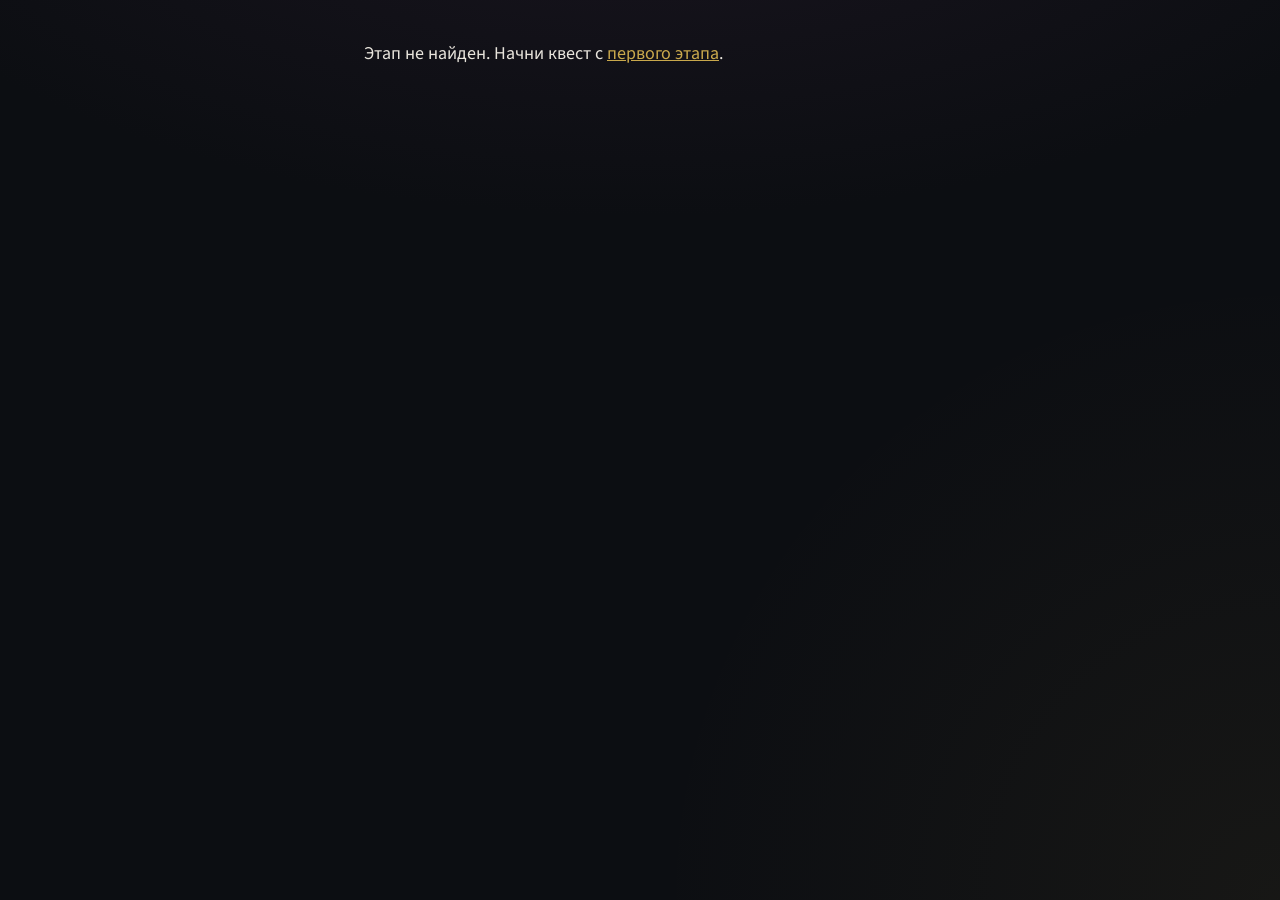
<file: mark/index.html>
<!DOCTYPE html>
<html lang="ru">
  <head>
    <meta charset="utf-8" />
    <meta name="viewport" content="width=device-width, initial-scale=1" />
    <title>Квест для Марка</title>
    <link rel="preconnect" href="https://fonts.googleapis.com" />
    <link rel="preconnect" href="https://fonts.gstatic.com" crossorigin />
    <link
      href="https://fonts.googleapis.com/css2?family=Cinzel:wght@500;600&family=Source+Sans+3:wght@400;500;600&display=swap"
      rel="stylesheet"
    />
    <link rel="stylesheet" href="/css/mark.css?v=2" />
  </head>
  <body>
    <main class="quest">
      <figure class="quest__figure">
        <img class="quest__character" id="quest-character" alt="" />
      </figure>
      <p class="quest__text" id="quest-text"></p>
      <figure class="quest__figure quest__hidden" id="quest-extra-wrap" hidden>
        <img class="quest__extra" id="quest-extra" alt="" />
      </figure>
      <form class="quest__form" id="quest-form">
        <input
          class="quest__input"
          id="quest-input"
          type="text"
          autocomplete="off"
          spellcheck="false"
          aria-label="Ответ"
        />
        <button class="quest__submit" type="submit" aria-label="Отправить">
          <svg
            class="quest__submit-icon"
            viewBox="0 0 24 24"
            width="24"
            height="24"
            aria-hidden="true"
            focusable="false"
          >
            <path
              fill="currentColor"
              d="M2.01 21L23 12 2.01 3 2 10l15 2-15 2z"
            />
          </svg>
        </button>
      </form>
      <p class="quest__error quest__hidden" id="quest-error" role="alert" hidden></p>
      <a class="quest__next quest__hidden" id="quest-next" href="#" hidden>Дальше →</a>
      <figure class="quest__figure quest__hidden" id="quest-final-wrap" hidden>
        <img class="quest__final" id="quest-final" alt="" />
      </figure>
    </main>
    <script src="/js/mark-stages.js"></script>
    <script src="/js/mark.js"></script>
  </body>
</html>
</file>
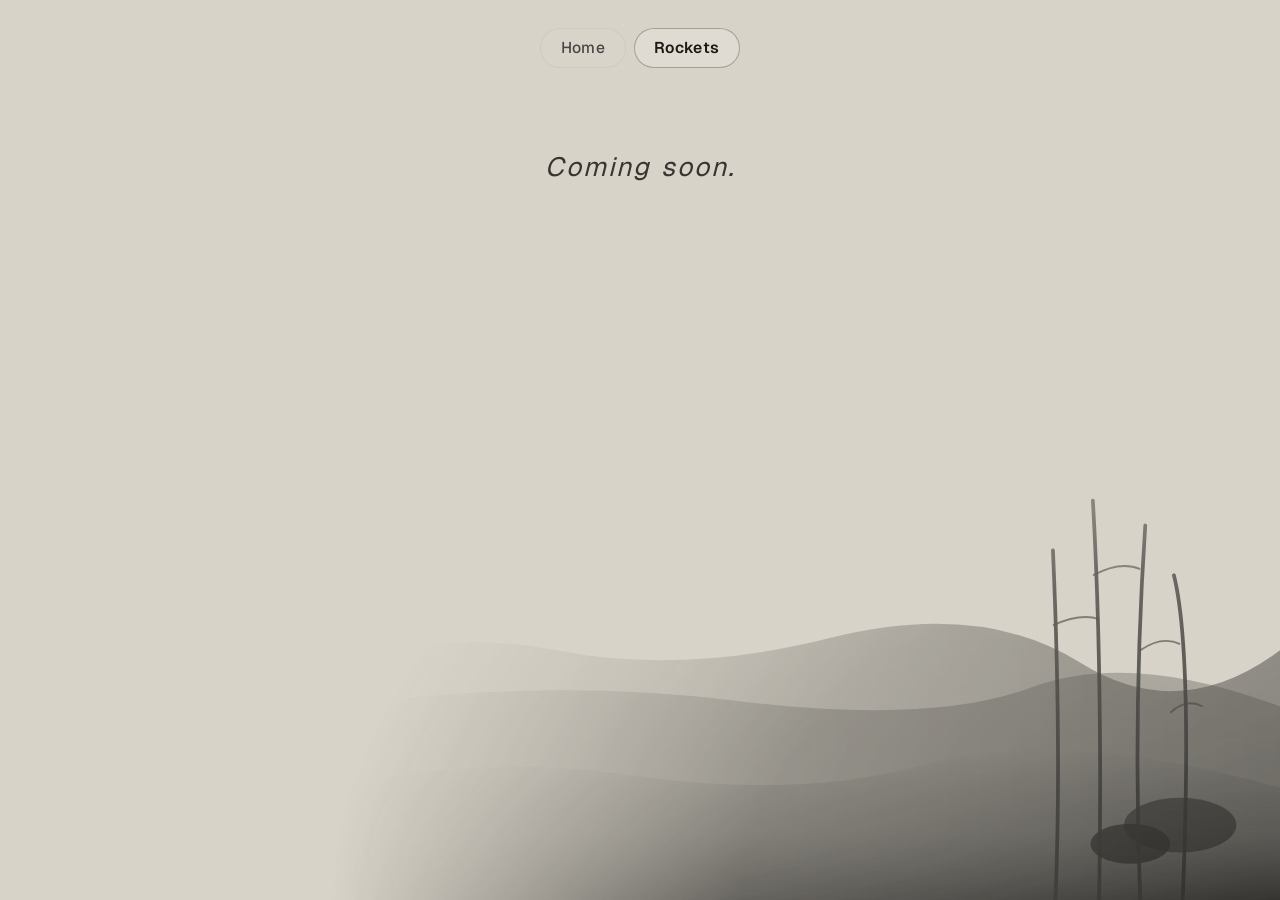
<file: rockets.html>
<!DOCTYPE html>
<html lang="en">
  <head>
    <meta charset="utf-8" />
    <meta name="viewport" content="width=device-width, initial-scale=1" />
    <title>Rockets — Mikhail Metlov</title>
    <link rel="preconnect" href="https://fonts.googleapis.com" />
    <link rel="preconnect" href="https://fonts.gstatic.com" crossorigin />
    <link
      href="https://fonts.googleapis.com/css2?family=Geist:wght@400;500;600&display=swap"
      rel="stylesheet"
    />
    <link rel="stylesheet" href="css/styles.css" />
  </head>
  <body>
    <div class="ink-layer" aria-hidden="true"></div>
    <header class="site-header">
      <nav class="site-nav" aria-label="Primary">
        <a class="nav-link" href="/">Home</a>
        <a class="nav-link nav-link--current" href="rockets.html">Rockets</a>
      </nav>
    </header>
    <main class="site-main site-main--page">
      <p class="placeholder-text">Coming soon.</p>
    </main>
  </body>
</html>
</file>
<file: css/styles.css>
/* LinkedIn-adjacent caption font (Source Sans family, used in LinkedIn UI) — loaded here so HTML stays Geist-only. */
@import url("https://fonts.googleapis.com/css2?family=Source+Sans+3:wght@400;500&display=swap");

/* Swap assets/paper-texture.svg and assets/foreground-art.svg when you add final tiles / AI art (WebP PNG with transparency works for foreground). */

:root {
  --ink: #1c1916;
  --ink-muted: color-mix(in srgb, var(--ink) 80%, white 20%);
  --paper-base: #d2cdc2;
  --link-hover: #7a2038;
  --nav-border: rgb(28 25 22 / 0.05);
  --nav-border-hover: rgb(28 25 22 / 0.8);
  --nav-border-current: rgb(28 25 22 / 0.3);
  --contact-icon-size: 2.75rem;
}

*,
*::before,
*::after {
  box-sizing: border-box;
}

html {
  height: 100%;
}

body {
  min-height: 100vh;
  min-height: 100dvh;
  margin: 0;
  font-family: "Geist", system-ui, -apple-system, "Segoe UI", sans-serif;
  font-size: 1.0625rem;
  color: var(--ink);
  background-color: var(--paper-base);
  background-image: url("../assets/paper-texture.svg");
  background-repeat: repeat;
  background-size: 256px 256px;
  line-height: 1.45;
}

/* Decorative ink wash + hills + bamboo; replace URL with foreground-art.webp when ready */
.ink-layer {
  position: fixed;
  inset: 0;
  z-index: 0;
  pointer-events: none;
  background-image: url("../assets/foreground-art.svg");
  background-repeat: no-repeat;
  background-position: bottom right;
  background-size: min(135vw, 920px) auto;
  mix-blend-mode: multiply;
  opacity: 0.9;
  mask-image: radial-gradient(
    ellipse 100% 90% at 100% 100%,
    rgb(0 0 0) 0%,
    rgb(0 0 0 / 0.72) 42%,
    rgb(0 0 0 / 0) 74%
  );
  -webkit-mask-image: radial-gradient(
    ellipse 100% 90% at 100% 100%,
    rgb(0 0 0) 0%,
    rgb(0 0 0 / 0.72) 42%,
    rgb(0 0 0 / 0) 74%
  );
}

.site-header {
  position: relative;
  z-index: 1;
  padding: clamp(1rem, 4vw, 1.75rem) clamp(1.25rem, 5vw, 2.5rem) 0;
  display: flex;
  justify-content: center;
}

.site-nav {
  display: flex;
  flex-wrap: wrap;
  align-items: center;
  justify-content: center;
  gap: 0.5rem;
  letter-spacing: 0.02em;
  text-transform: none;
  font-size: clamp(0.9rem, 2.2vw, 0.98rem);
  font-weight: 500;
}

.nav-link {
  display: inline-flex;
  align-items: center;
  justify-content: center;
  min-height: 2.5rem;
  padding: 0.45em 1.25em;
  color: var(--ink-muted);
  text-decoration: none;
  border: 1px solid var(--nav-border);
  border-radius: 9999px;
  background-color: rgb(255 255 255 / 0.04);
  transition:
    color 0.15s ease,
    border-color 0.15s ease,
    background-color 0.15s ease;
}

.nav-link:hover {
  color: var(--ink);
  border-color: var(--nav-border-hover);
  background-color: rgb(255 255 255 / 0.1);
}

.nav-link:focus-visible {
  outline: 2px solid var(--link-hover);
  outline-offset: 3px;
}

.nav-link--current {
  color: var(--ink);
  font-weight: 600;
  border-color: var(--nav-border-current);
  background-color: rgba(255, 255, 255, 0.2);
}

.site-main {
  position: relative;
  z-index: 1;
  display: flex;
  align-items: center;
  justify-content: center;
  min-height: calc(100dvh - 5rem);
  min-height: calc(100vh - 5rem);
  padding: clamp(2rem, 8vw, 4rem) clamp(1.25rem, 5vw, 2.5rem);
}

.site-main--page {
  align-items: flex-start;
  padding-top: clamp(3rem, 12vw, 5rem);
}

.contact-block {
  display: flex;
  flex-direction: column;
  align-items: flex-start;
  gap: 0.0rem;
  width: max-content;
  max-width: min(100%, 26rem);
  margin-inline: auto;
  padding-left: 1.25rem;
  box-sizing: border-box;
}

.contact-row {
  display: flex;
  align-items: center;
  gap: 0.2rem;
  color: var(--ink);
  text-decoration: none;
  transition: color 0.15s ease;
}

.contact-row__icon {
  flex-shrink: 0;
  display: flex;
  align-items: center;
  justify-content: center;
  width: var(--contact-icon-size);
  height: var(--contact-icon-size);
  color: inherit;
}

.contact-row__svg {
  display: block;
  width: 58%;
  height: 58%;
}

.contact-row__icon--at {
  font-family: "Geist", system-ui, sans-serif;
  font-size: calc(var(--contact-icon-size) * 0.48);
  font-weight: 600;
  line-height: 1;
}

.contact-row__text {
  font-family: "Source Sans 3", "Geist", system-ui, sans-serif;
  font-size: clamp(1.02rem, 3vw, 1.4rem);
  font-weight: 400;
  letter-spacing: 0.01em;
  line-height: 1.35;
  text-align: left;
}

.contact-row:hover {
  color: var(--link-hover);
}

.contact-row:focus-visible {
  outline: 2px solid var(--link-hover);
  outline-offset: 4px;
  border-radius: 2px;
}

.placeholder-text {
  margin: 0;
  font-size: clamp(1.25rem, 4vw, 1.65rem);
  letter-spacing: 0.08em;
  font-style: italic;
  opacity: 0.85;
}

@media (min-width: 768px) {
  .ink-layer {
    background-size: min(92vw, 1150px) auto;
    opacity: 0.92;
  }
}

@media (min-width: 1200px) {
  .ink-layer {
    background-size: min(78vw, 1400px) auto;
  }
}

@media (max-width: 480px) {
  .ink-layer {
    background-size: 165vw auto;
    background-position: bottom 2% right 0;
    opacity: 0.84;
  }

  .site-nav {
    letter-spacing: 0.01em;
  }
}

@media (prefers-reduced-motion: reduce) {
  .nav-link,
  .contact-row {
    transition: none;
  }
}
</file>
<file: css/mark.css>
@import url("https://fonts.googleapis.com/css2?family=Cinzel:wght@500;600&family=Source+Sans+3:wght@400;500;600&display=swap");

:root {
  --quest-bg: #0c0e12;
  --quest-bg-glow: #1a1520;
  --quest-text: #e8e4dc;
  --quest-text-muted: color-mix(in srgb, var(--quest-text) 72%, var(--quest-bg) 28%);
  --quest-gold: #c9a84c;
  --quest-gold-hover: #dfc06a;
  --quest-border: rgb(201 168 76 / 0.28);
  --quest-error-bg: rgb(120 40 40 / 0.35);
  --quest-error-text: #f0b4b4;
  --quest-input-bg: rgb(255 255 255 / 0.06);
  --quest-placeholder: rgb(201 168 76 / 0.45);
}

*,
*::before,
*::after {
  box-sizing: border-box;
}

html {
  height: 100%;
}

body {
  min-height: 100vh;
  min-height: 100dvh;
  margin: 0;
  font-family: "Source Sans 3", system-ui, sans-serif;
  font-size: 1.0625rem;
  line-height: 1.55;
  color: var(--quest-text);
  background-color: var(--quest-bg);
  background-image:
    radial-gradient(ellipse 120% 80% at 50% -20%, var(--quest-bg-glow) 0%, transparent 55%),
    radial-gradient(circle at 100% 100%, rgb(201 168 76 / 0.06) 0%, transparent 40%);
}

.quest {
  display: flex;
  flex-direction: column;
  align-items: center;
  gap: 1.25rem;
  width: min(100%, 600px);
  margin: 0 auto;
  padding: clamp(1.25rem, 5vw, 2.5rem) clamp(1rem, 4vw, 1.5rem) 2.5rem;
}

.quest__figure {
  width: 100%;
  max-width: 600px;
  margin: 0;
  padding: 0;
  border: 1px dashed var(--quest-border);
  border-radius: 0.5rem;
  background-color: rgb(255 255 255 / 0.03);
  line-height: 0;
}

.quest__figure img {
  display: block;
  width: 100%;
  height: auto;
  max-height: none;
}

.quest__text {
  margin: 0;
  width: 100%;
  font-size: clamp(1rem, 3.4vw, 1.125rem);
  color: var(--quest-text);
}

.quest__form {
  display: flex;
  align-items: stretch;
  gap: 0.625rem;
  width: 100%;
}

.quest__input {
  flex: 1;
  min-width: 0;
  min-height: 3rem;
  padding: 0.65rem 1rem;
  font: inherit;
  color: var(--quest-text);
  background-color: var(--quest-input-bg);
  border: 1px solid var(--quest-border);
  border-radius: 0.5rem;
  outline: none;
  transition: border-color 0.15s ease, box-shadow 0.15s ease;
}

.quest__input::placeholder {
  color: var(--quest-text-muted);
}

.quest__input:focus {
  border-color: var(--quest-gold);
  box-shadow: 0 0 0 3px rgb(201 168 76 / 0.18);
}

.quest__submit {
  flex-shrink: 0;
  display: inline-flex;
  align-items: center;
  justify-content: center;
  width: 3rem;
  min-height: 3rem;
  padding: 0;
  color: var(--quest-gold);
  background-color: rgb(201 168 76 / 0.1);
  border: 1px solid var(--quest-border);
  border-radius: 0.5rem;
  cursor: pointer;
  transition:
    color 0.15s ease,
    background-color 0.15s ease,
    border-color 0.15s ease;
}

.quest__submit:hover {
  color: var(--quest-bg);
  background-color: var(--quest-gold);
  border-color: var(--quest-gold);
}

.quest__submit:focus-visible {
  outline: 2px solid var(--quest-gold);
  outline-offset: 2px;
}

.quest__submit-icon {
  display: block;
  width: 1.25rem;
  height: 1.25rem;
}

.quest__error {
  width: 100%;
  margin: 0;
  padding: 0.75rem 1rem;
  font-size: 0.98rem;
  color: var(--quest-error-text);
  background-color: var(--quest-error-bg);
  border: 1px solid rgb(240 180 180 / 0.25);
  border-radius: 0.5rem;
  animation: quest-error-in 0.25s ease;
}

.quest__next {
  display: inline-flex;
  align-items: center;
  justify-content: center;
  width: 100%;
  min-height: 3rem;
  padding: 0.75rem 1.5rem;
  font-family: "Cinzel", serif;
  font-size: 1rem;
  font-weight: 600;
  letter-spacing: 0.04em;
  color: var(--quest-gold);
  text-decoration: none;
  border: 1px solid var(--quest-border);
  border-radius: 9999px;
  background-color: rgb(201 168 76 / 0.08);
  transition:
    color 0.15s ease,
    background-color 0.15s ease,
    border-color 0.15s ease;
}

.quest__next:hover {
  color: var(--quest-bg);
  background-color: var(--quest-gold-hover);
  border-color: var(--quest-gold-hover);
}

.quest__next:focus-visible {
  outline: 2px solid var(--quest-gold);
  outline-offset: 3px;
}

.quest__link {
  color: var(--quest-gold);
}

.quest__link:hover {
  color: var(--quest-gold-hover);
}

.quest__hidden,
.quest__error.quest__hidden,
.quest__next.quest__hidden,
.quest__figure.quest__hidden,
.quest__form.quest__hidden {
  display: none !important;
}

@keyframes quest-error-in {
  from {
    opacity: 0;
    transform: translateY(-0.25rem);
  }

  to {
    opacity: 1;
    transform: translateY(0);
  }
}

@media (max-width: 480px) {
  .quest {
    gap: 1rem;
  }

  .quest__form {
    gap: 0.5rem;
  }

  .quest__submit {
    width: 2.75rem;
    min-height: 2.75rem;
  }

  .quest__input {
    min-height: 2.75rem;
  }
}

@media (prefers-reduced-motion: reduce) {
  .quest__error {
    animation: none;
  }

  .quest__input,
  .quest__submit,
  .quest__next {
    transition: none;
  }
}
</file>
